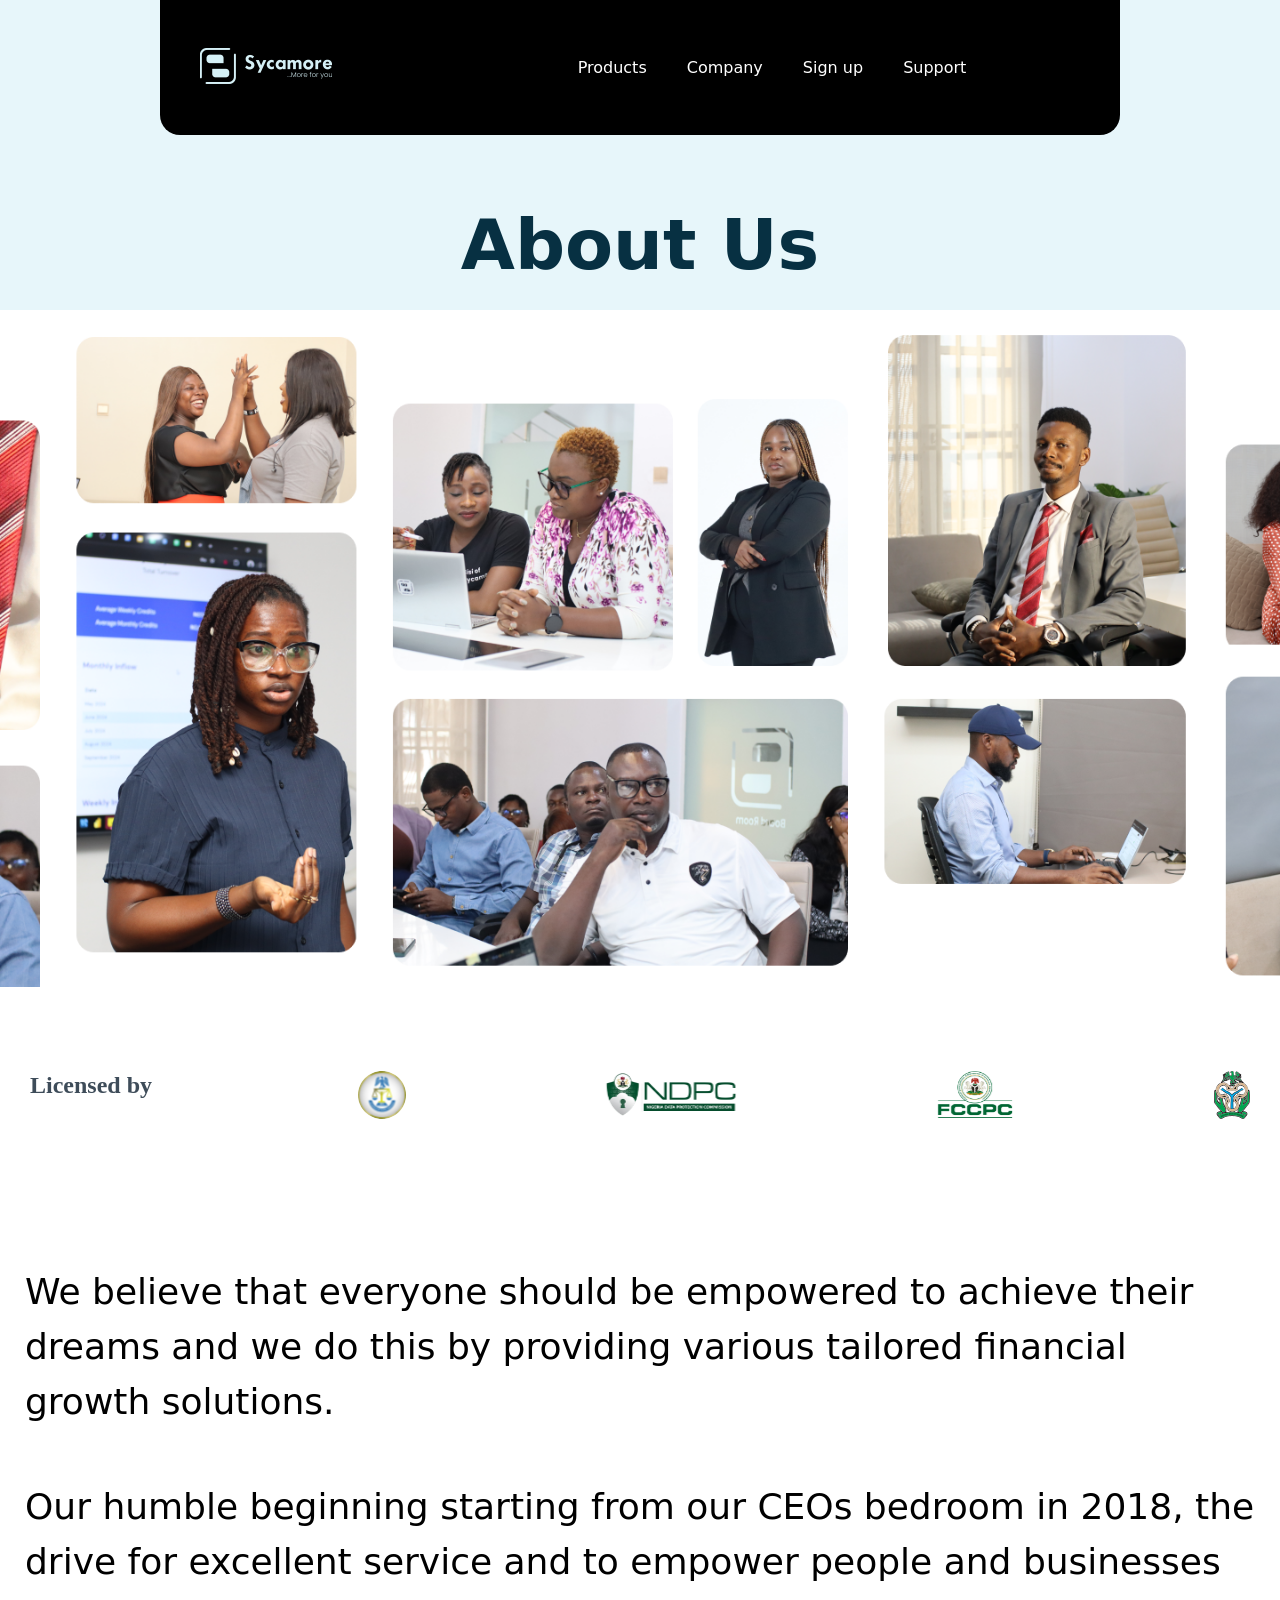
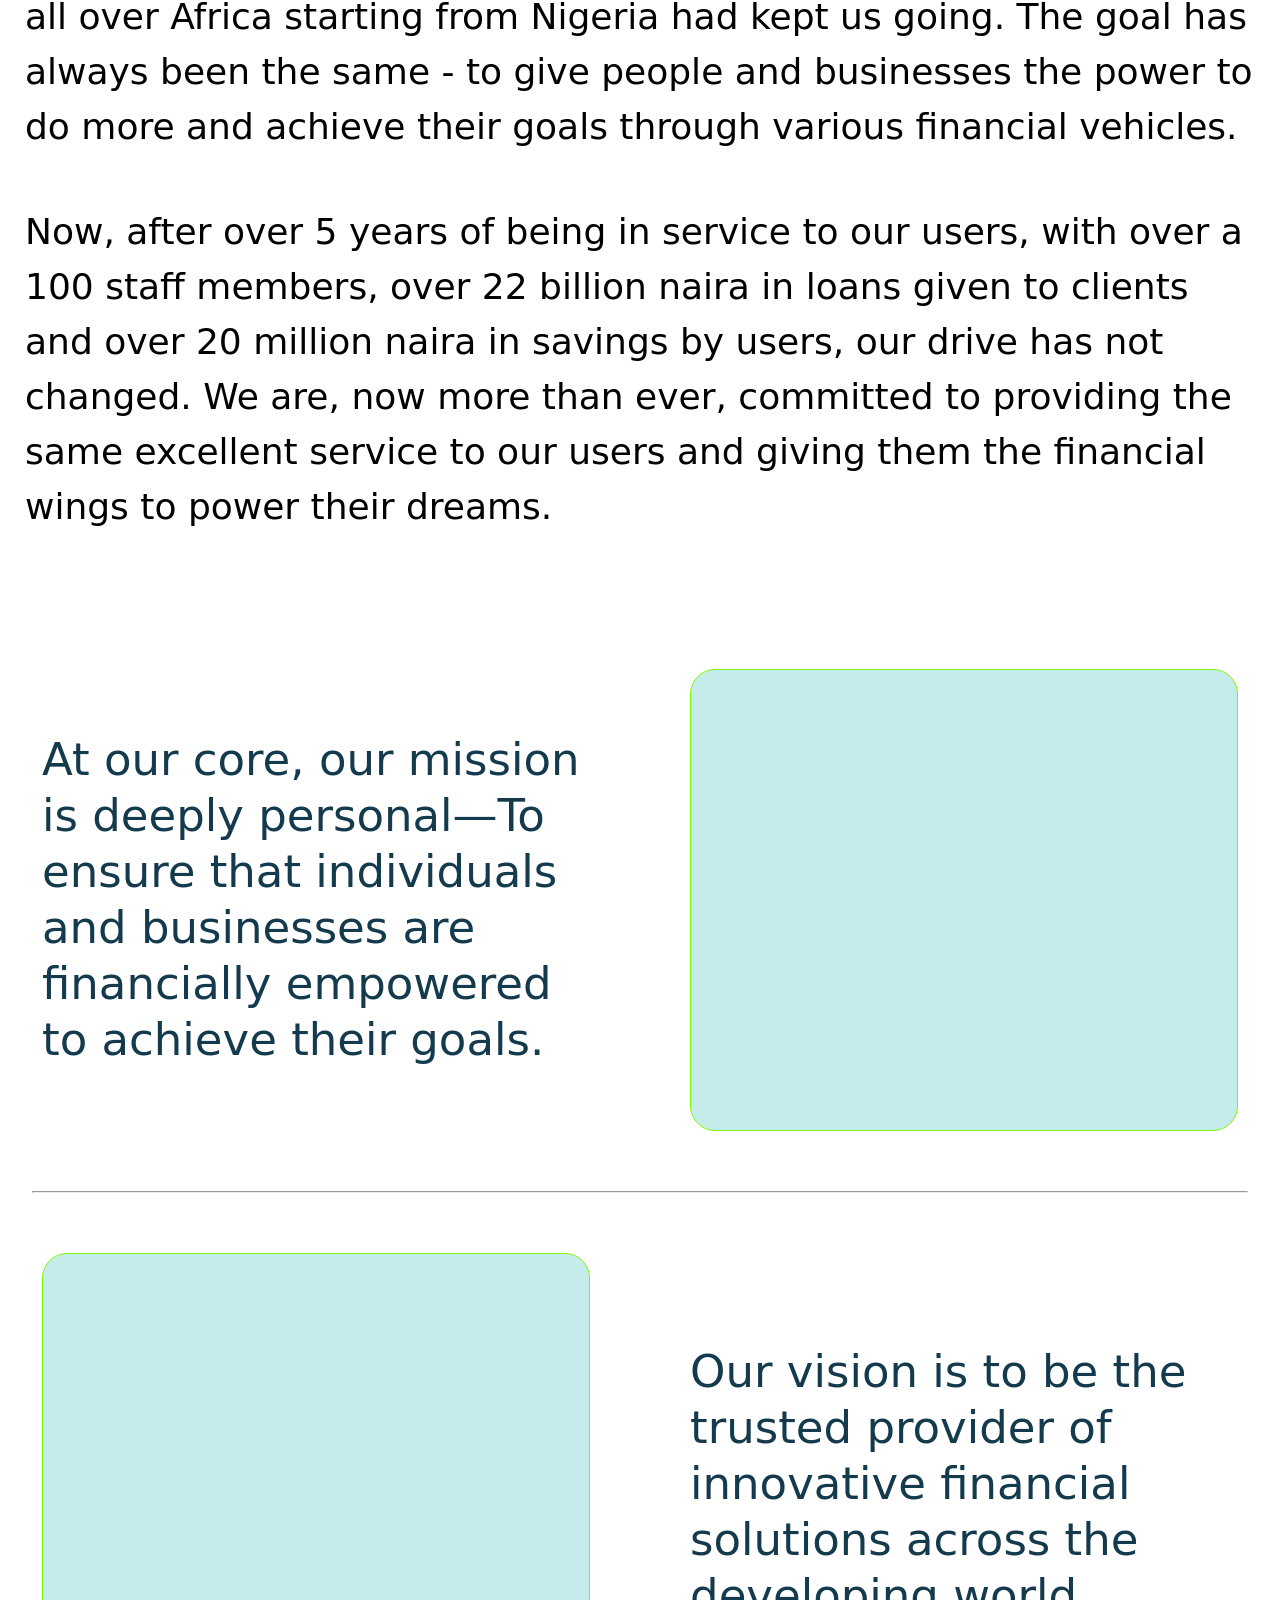
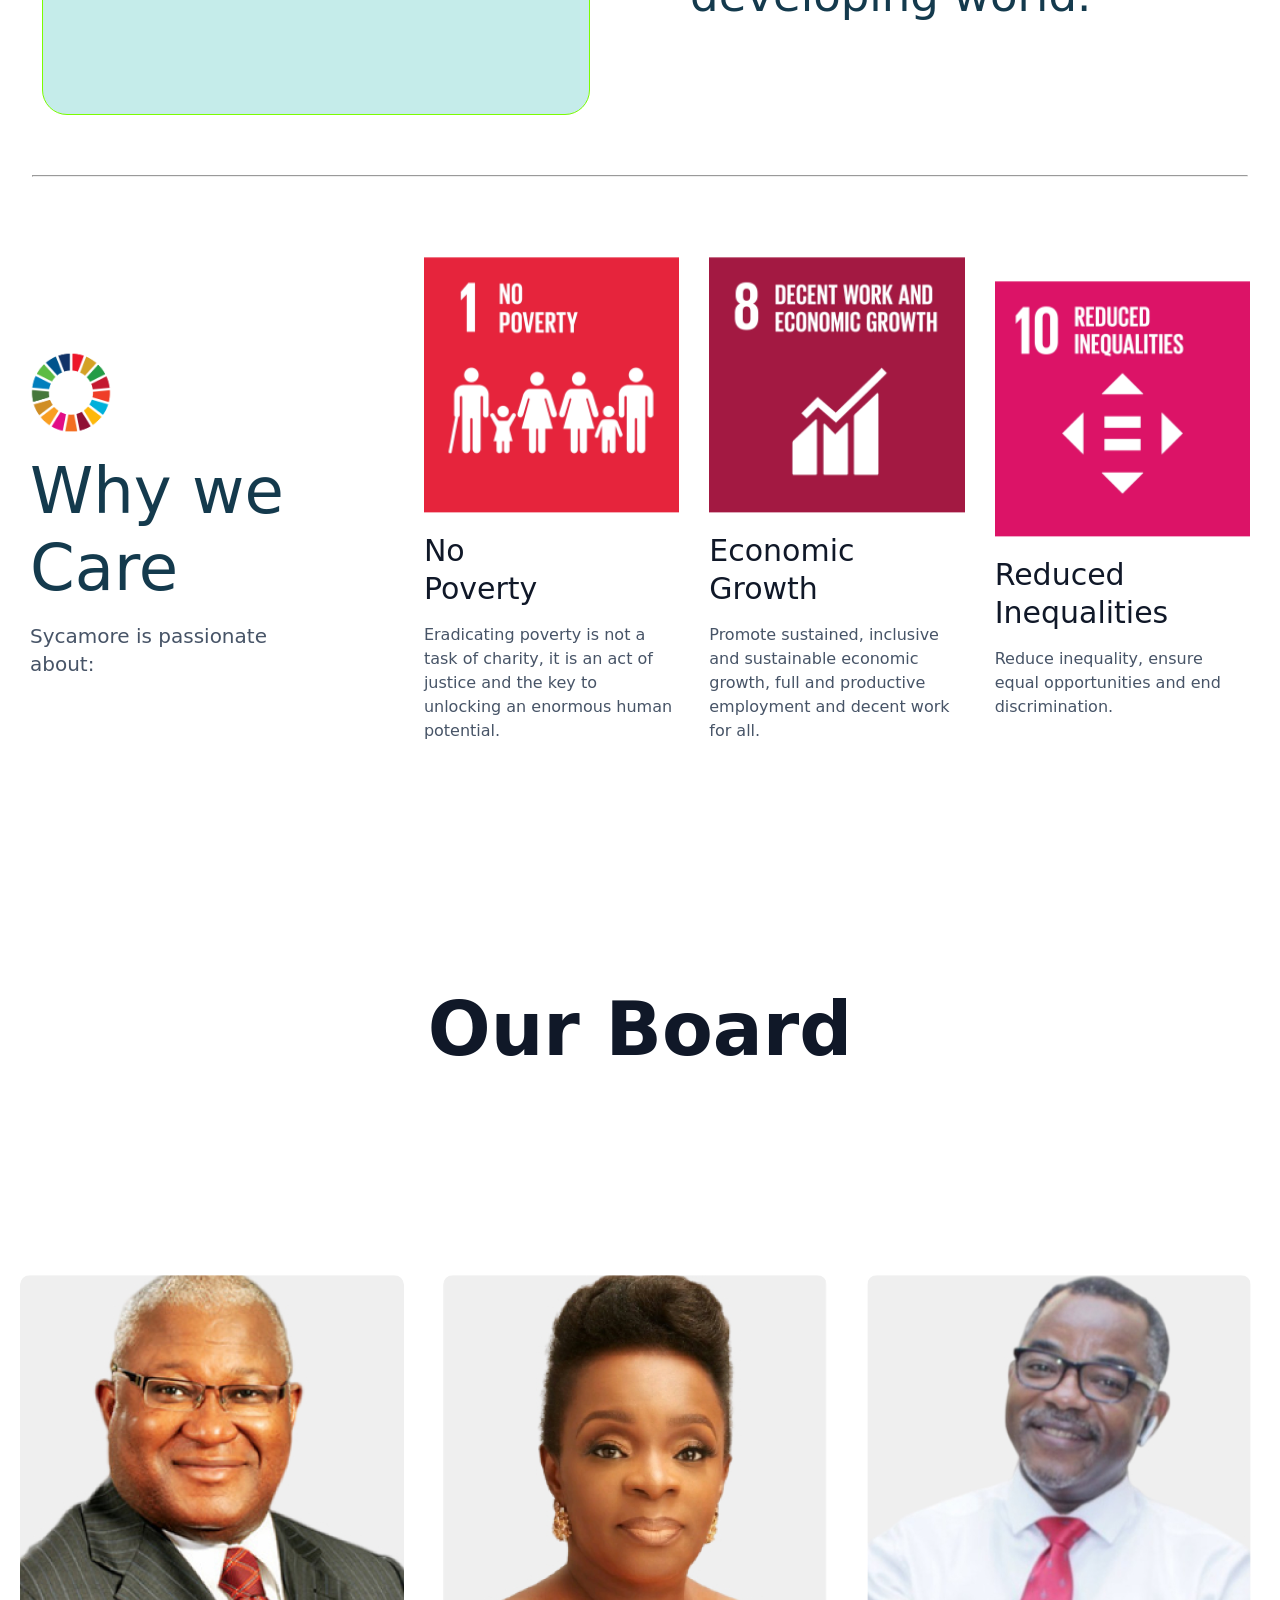
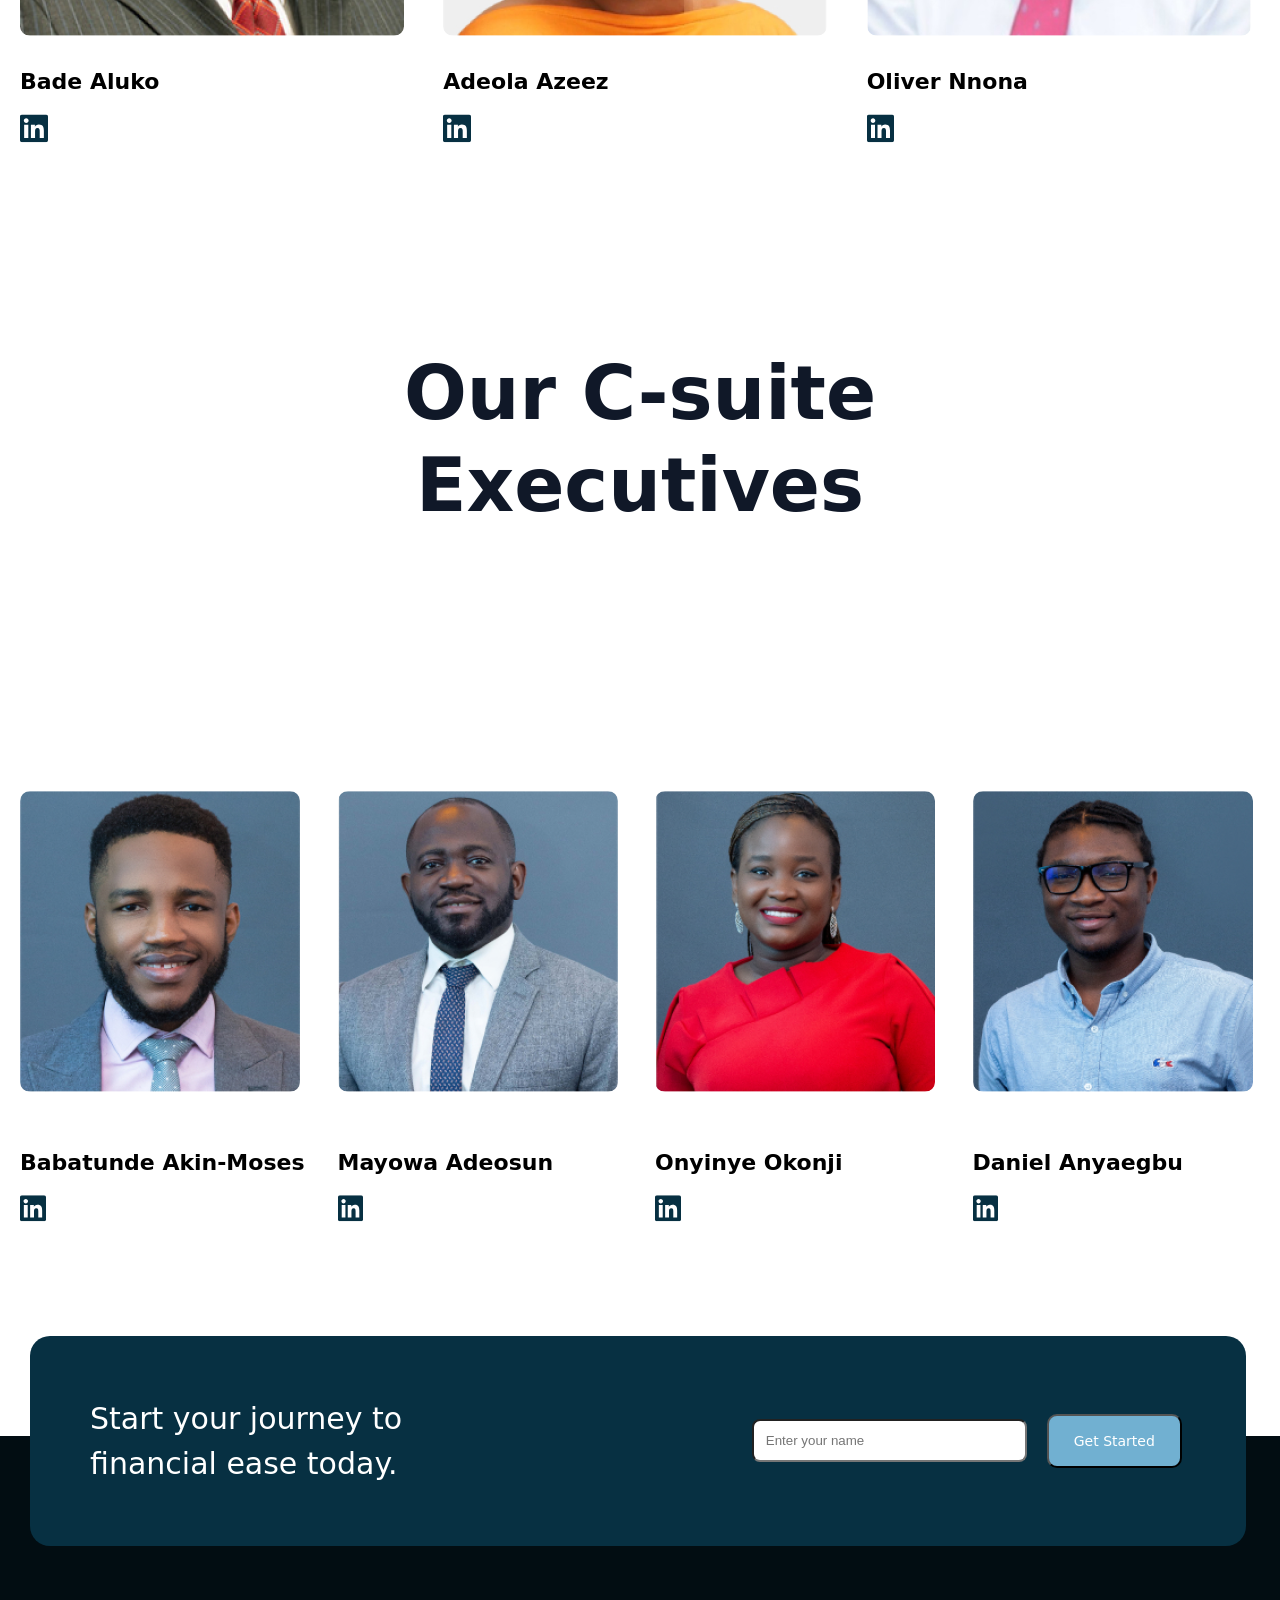
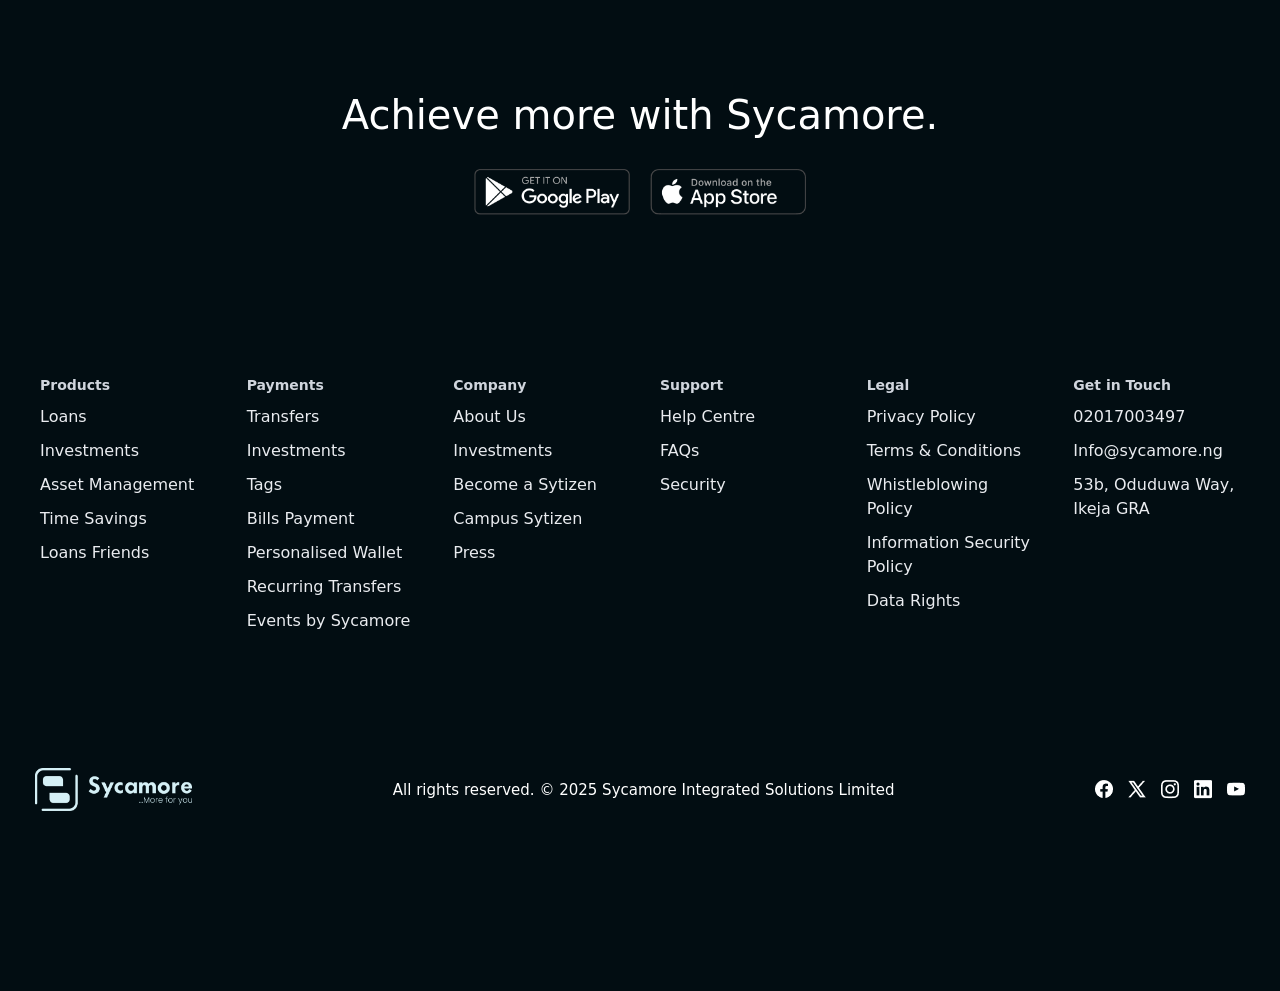
<file: pages/company.html>
<!DOCTYPE html>
<html lang="en">

<head>
    <meta charset="UTF-8">
    <meta name="viewport" content="width=device-width, initial-scale=1.0">
    <title>About Us</title>
    <link rel="stylesheet" href="../style/company.css">
</head>

<body>

    <header>
        <div class="navbar">
            <div>
                <a href="../index.html"><img  class="navbar-logo" src="../gallery/sycamore logo.png" alt="sycamore-logo"></a>
                
            </div>

            <div>
                <ul class="nav-list">
                    <li class="nav-list-item"><a href="../pages/products.html">Products
                        <div class="dropdown">
                            <div class="dropdownWrap">
                                <div class="dropdownList">
                                    <ul>
                                        <li>Loans</li>
                                        <li>Investments</li>
                                        <li>Target Savings</li>
                                        <li>Loan Friends</li>
                                        <li>Asset Management</li>
                                    </ul>
                                </div>
                            </div>
                        </div>
                        </a>
                    </li>
                    <li class="nav-list-item"> <a href="../pages/company.html">Company
                        <div class="dropdown">
                            <div class="dropdownWrap">
                                <div class="dropdownList">
                                    <ul>
                                        <li>About Us</li>
                                        <li>Become a Sytizen</li>
                                        <li>Become a Campus Sytizen</li>
                                        <li>Press</li>
                                        <li>Sycapedia</li>
                                    </ul>
                                </div>
                            </div>
                        </div>
                        </a>
                    </li>

                    <li class="nav-list-item"><a href="../pages/dashboard.html">Sign up</a></li>

                    <li class="nav-list-item"><a href="../pages/support.html">Support</a>
                    </li>
                </ul>
            </div>

            <!--  -->
            <div class="toggle" onclick="openToggle()">
                <div class="tog"></div>
                <div class="tog"></div>
                <div class="tog"></div>
            </div>

            <!--  -->
        <div>
            <div id="toggle-dropdown">
                <ul class="toggle-list">
                    <li class="toggle-list-item"><a href="../pages/products.html">Products</a></li>
                    <li class="toggle-list-item"><a href="../pages/company.html">Company</a></li>
                    <li class="toggle-list-item"><a href="../pages/signup.html">Sign up</a></li>
                    <li class="toggle-list-item"><a href="../pages/support.html">Support</a></li>
                </ul>
            </div>
        </div>

        </div>
    </header>

    <!-- Section 1 - About section -->

    <section class="about">
        <h1 class="about-h1">About Us</h1>
    </section>

    <!-- Section 2 - About Img -->

    <section class="section-1">
        <img class="about-img" src="../gallery/about-image1.png" alt="">
    </section>

    <!-- section 3  - License  -->

    <section class="section-2">

        <div class="sec-h2">
            <h2 class="licensed">Licensed by</h2>
        </div>

        <div class="license-flex">
            <img class="license-flex-child" src="../gallery/license1.svg" alt="License">
            <img class="license-flex-child" src="../gallery/license 2.svg" alt="License2">
            <img class="license-flex-child" src="../gallery/license 3.svg" alt="License3">
            <img class="license-flex-child" src="../gallery/license 4.svg" alt="License4">
        </div>

    </section>

    <!-- section 4 -->

    <section class="section-3">
        <p class="about-p">
            We believe that everyone should be empowered to achieve their dreams and we do this by providing various
            tailored financial growth solutions.
        </p>

        <p class="about-p">
            Our humble beginning starting from our CEOs bedroom in 2018, the drive for excellent service and to empower
            people and businesses all over Africa starting from Nigeria had kept us going. The goal has always been the
            same - to give people and businesses the power to do more and achieve their goals through various financial
            vehicles.
        </p>

        <p class="about-p">
            Now, after over 5 years of being in service to our users, with over a 100 staff members, over 22 billion
            naira in loans given to clients and over 20 million naira in savings by users, our drive has not changed. We
            are, now more than ever, committed to providing the same excellent service to our users and giving them the
            financial wings to power their dreams.
        </p>
    </section>

    <!-- section 5 -->

    <section class="section-4">

        <div class="mission-first">
            <h1 class="mission-h1">
                At our core, our mission is deeply personal—To ensure that individuals and businesses are financially
                empowered to achieve their goals.
            </h1>
        </div>

        <div class="mission-second">

        </div>

    </section>

    <hr>

    <!-- section 6 -->

    <section class="section-4">

        <div class="mission-second">

        </div>

        <div class="mission-first">
            <h1 class="mission-h1">
                Our vision is to be the trusted provider of innovative financial solutions across the developing world.
            </h1>
        </div>

    </section>

    <hr>

    <!-- section 7 -->

    <section class="section-7">

        <div class="main-first">

            <img class="care-img" src="../gallery/about-rainbow-care.png" alt="">

            <h1 class="care-h1">
                Why we Care
            </h1>

            <p class="care-p">
                Sycamore is passionate about:
            </p>

        </div>

        <div class="main-second">

            <div class="second-child">

                <img class="second-img" src="../gallery/about-nopoverty.png" alt="">

                <h2 class="second-h2">No Poverty</h2>

                <p class="second-p">
                    Eradicating poverty is not a task of charity, it is an act of justice and the key to unlocking an
                    enormous human potential.
                </p>

            </div>

            <div class="second-child">

                <img class="second-img" src="../gallery/about-economicgrowth.png" alt="">

                <h2 class="second-h2">Economic Growth</h2>

                <p class="second-p">
                    Promote sustained, inclusive and sustainable economic growth, full and productive employment and
                    decent work for all.
                </p>

            </div>

            <div class="second-child">

                <img class="second-img" src="../gallery/about-reducedinequalities.png" alt="">

                <h2 class="second-h2">Reduced Inequalities</h2>

                <p class="second-p">
                    Reduce inequality, ensure equal opportunities and end discrimination.
                </p>

            </div>

        </div>

    </section>

    <!-- section 8 - Our Board -->

    <section class="section-8">
        <h1 class="protect-h1">
            Our Board
        </h1>

    </section>

    <!-- section 9 - board img -->

    <section class="section-9">

        <div class="board-grid-child">
            <img class="board-img" src="../gallery/about-aluko.png" alt="">

            <h2 class="board-h2">
                Bade Aluko
            </h2>

            <img class="lnkd-img" src="../gallery/about-linkedin.svg" alt="">

        </div>

        <div class="board-grid-child">
            <img class="board-img" src="../gallery/about-adeolaazeez.png" alt="">

            <h2 class="board-h2">
                Adeola Azeez
            </h2>

            <img class="lnkd-img" src="../gallery/about-linkedin.svg" alt="">

        </div>

        <div class="board-grid-child">
            <img class="board-img" src="../gallery/about-oliver-Nnona.png" alt="">

            <h2 class="board-h2">
                Oliver Nnona
            </h2>

            <img class="lnkd-img" src="../gallery/about-linkedin.svg" alt="">

        </div>

    </section>

    <!-- section 10  -->

    <section class="section-8">
        <h1 class="protect-h1">
            Our C-suite Executives
        </h1>

    </section>

    <!-- section 11 - Our C-Suite-Executives -->

    <section class="section-11">

        <div class="executive-grid-child">
            <img class="executive-img" src="../gallery/about-babatunde.png" alt="">

            <h2 class="executive-h2">
                Babatunde Akin-Moses
            </h2>

            <img class="executive-lnkd-img" src="../gallery/about-linkedin.svg" alt="">

        </div>

        <div class="executive-grid-child">
            <img class="executive-img" src="../gallery/about-mayowa.png" alt="">

            <h2 class="executive-h2">
                Mayowa Adeosun
            </h2>

            <img class="executive-lnkd-img" src="../gallery/about-linkedin.svg" alt="">

        </div>

        <div class="executive-grid-child">
            <img class="executive-img" src="../gallery/about-okonji.png" alt="">

            <h2 class="executive-h2">
                Onyinye Okonji
            </h2>

            <img class="executive-lnkd-img" src="../gallery/about-linkedin.svg" alt="">

        </div>

        <div class="executive-grid-child">
            <img class="executive-img" src="../gallery/about-daniel.png" alt="">

            <h2 class="executive-h2">
                Daniel Anyaegbu
            </h2>

            <img class="executive-lnkd-img" src="../gallery/about-linkedin.svg" alt="">

        </div>

    </section>

    <!-- footer -->

    <footer class="footer">

        <div class="footer-first">
            <div class="start-journey">
                <h2 class="start-h2">Start your journey to financial ease today.</h2>
            </div>

            <div class="get-mail">
                <form class="form-form">
                    <input class="form-name" type="text" name="name" id="name" placeholder="Enter your name">
                </form>

                <button class="cta" onclick="directBtn()">Get Started</button>
            </div>
        </div>



        <div class="footer-second">

            <div class="one-footer-second">
                <h2 class="achieve-h2">
                    Achieve more with Sycamore.
                </h2>

                <div class="downlaod-image-flex">

                    <img class="downloa-img" src="../gallery/googleyplay-img.png" alt="">

                    <img class="downloa-img" src="../gallery/appstore-img.png" alt="">

                </div>

            </div>

            <div class="two-footer-second">

                <div class="two-footer-grid-child">
                    <h3 class="two-footer-h3">Products</h3>
                    <ul>
                        <li class="footer-li">Loans</li>
                        <li class="footer-li">Investments</li>
                        <li class="footer-li">Asset Management</li>
                        <li class="footer-li">Time Savings</li>
                        <li class="footer-li">Loans Friends</li>
                    </ul>
                </div>

                <div class="two-footer-grid-child">
                    <h3 class="two-footer-h3">Payments</h3>
                    <ul>
                        <li class="footer-li">Transfers</li>
                        <li class="footer-li">Investments</li>
                        <li class="footer-li">Tags</li>
                        <li class="footer-li">Bills Payment</li>
                        <li class="footer-li">Personalised Wallet</li>
                        <li class="footer-li">Recurring Transfers</li>
                        <li class="footer-li">Events by Sycamore</li>
                    </ul>
                </div>

                <div class="two-footer-grid-child">
                    <h3 class="two-footer-h3">Company</h3>
                    <ul>
                        <li class="footer-li">About Us</li>
                        <li class="footer-li">Investments</li>
                        <li class="footer-li">Become a Sytizen</li>
                        <li class="footer-li">Campus Sytizen</li>
                        <li class="footer-li">Press</li>
                    </ul>
                </div>

                <div class="two-footer-grid-child">
                    <h3 class="two-footer-h3">Support</h3>
                    <ul>
                        <li class="footer-li">Help Centre</li>
                        <li class="footer-li">FAQs</li>
                        <li class="footer-li">Security</li>
                    </ul>
                </div>

                <div class="two-footer-grid-child">
                    <h3 class="two-footer-h3">Legal</h3>
                    <ul>
                        <li class="footer-li">Privacy Policy</li>
                        <li class="footer-li">Terms & Conditions</li>
                        <li class="footer-li">Whistleblowing Policy</li>
                        <li class="footer-li">Information Security Policy</li>
                        <li class="footer-li">Data Rights</li>
                    </ul>
                </div>

                <div class="two-footer-grid-child">
                    <h3 class="two-footer-h3">Get in Touch</h3>
                    <ul>
                        <li class="footer-li">02017003497</li>
                        <li class="footer-li">Info@sycamore.ng</li>
                        <li class="footer-li">53b, Oduduwa Way, Ikeja GRA</li>
                    </ul>
                </div>

            </div>

            <div class="three-footer-second">

                <img class="sycamore-footer-img" src="../gallery/sycamore logo.png" alt="">

                <p class="copyright">All rights reserved. © 2025 Sycamore Integrated Solutions Limited</p>

                <div class="social-flex">

                    <img class="social-logo" src="../gallery/facebook-img.png" alt="">

                    <img class="social-logo" src="../gallery/twittwer-img.png" alt="">

                    <img class="social-logo" src="../gallery/instagram-img.png" alt="">

                    <img class="social-logo" src="../gallery/linkedin-img.png" alt="">

                    <img class="social-logo" src="../gallery/youtube-img.png" alt="">
                </div>

            </div>

        </div>

    </footer>


    <script src="../script/company.js"></script>

</body>

</html>
</file>
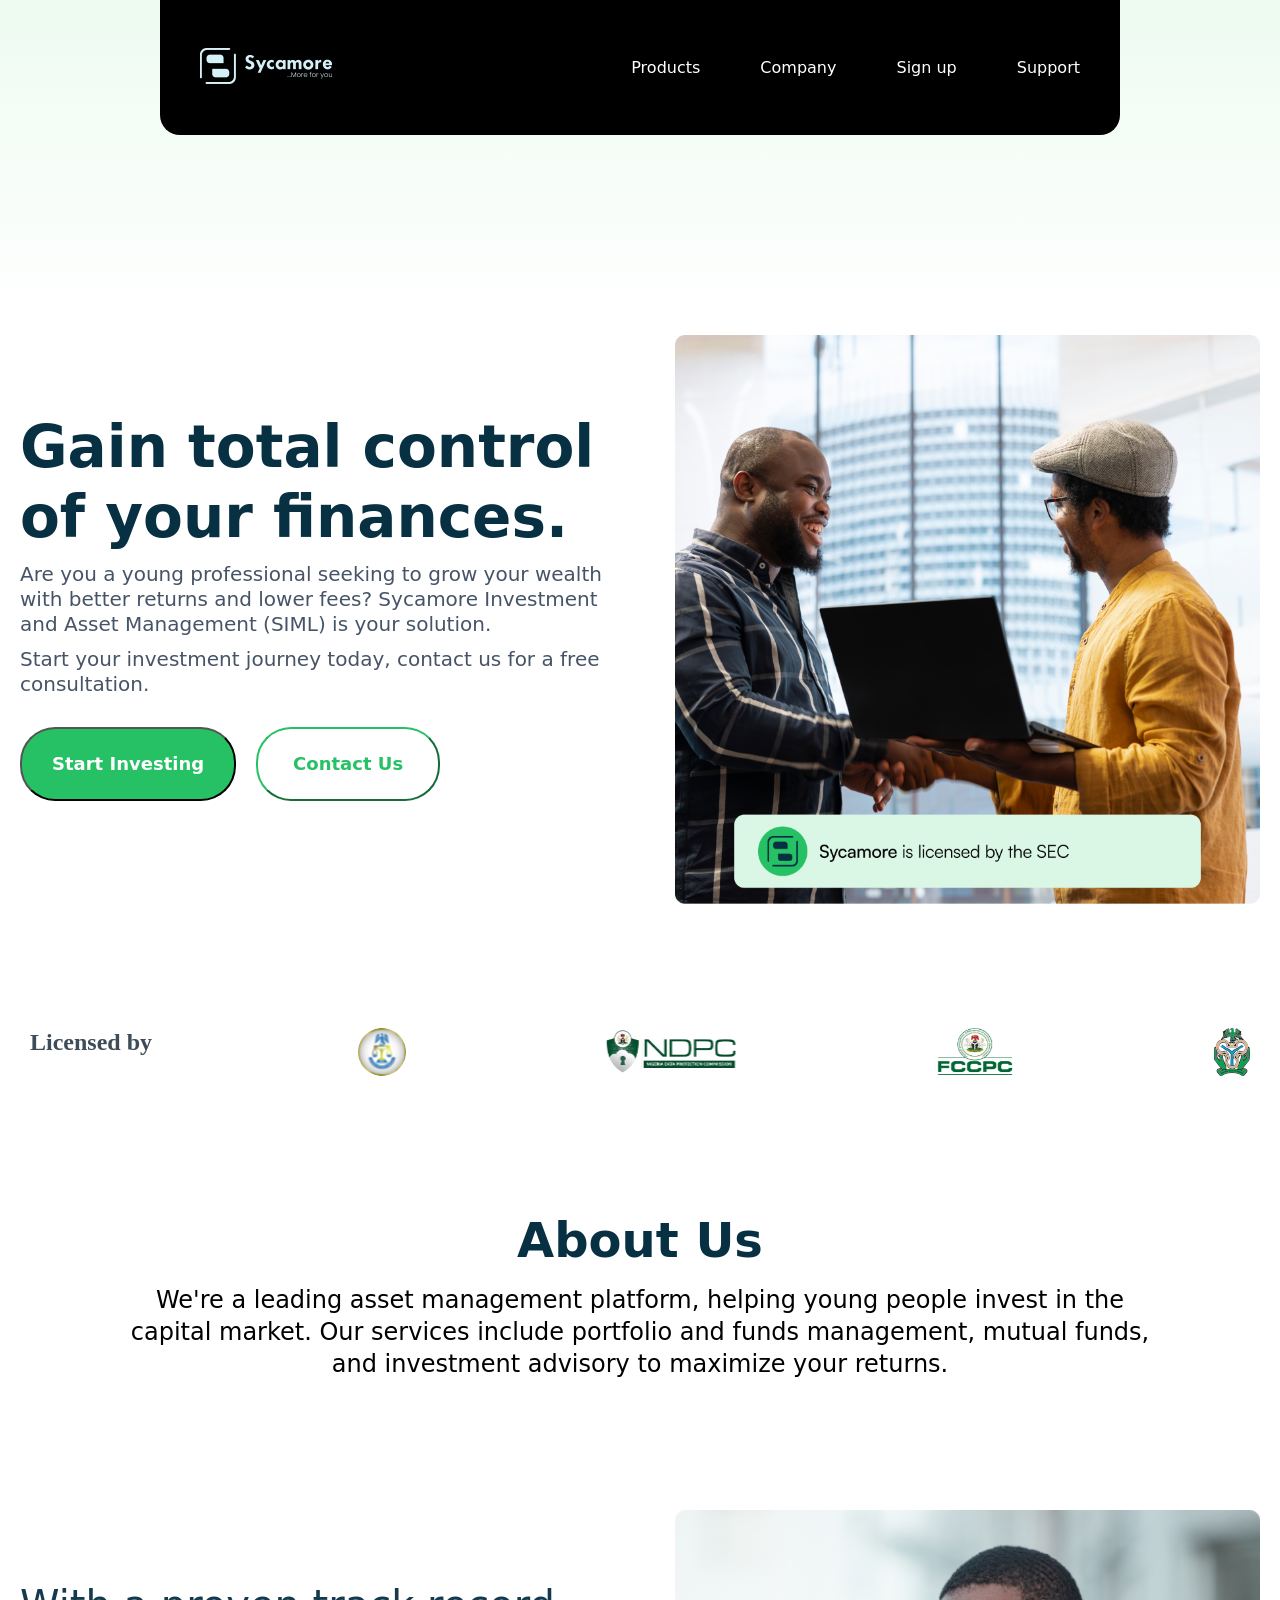
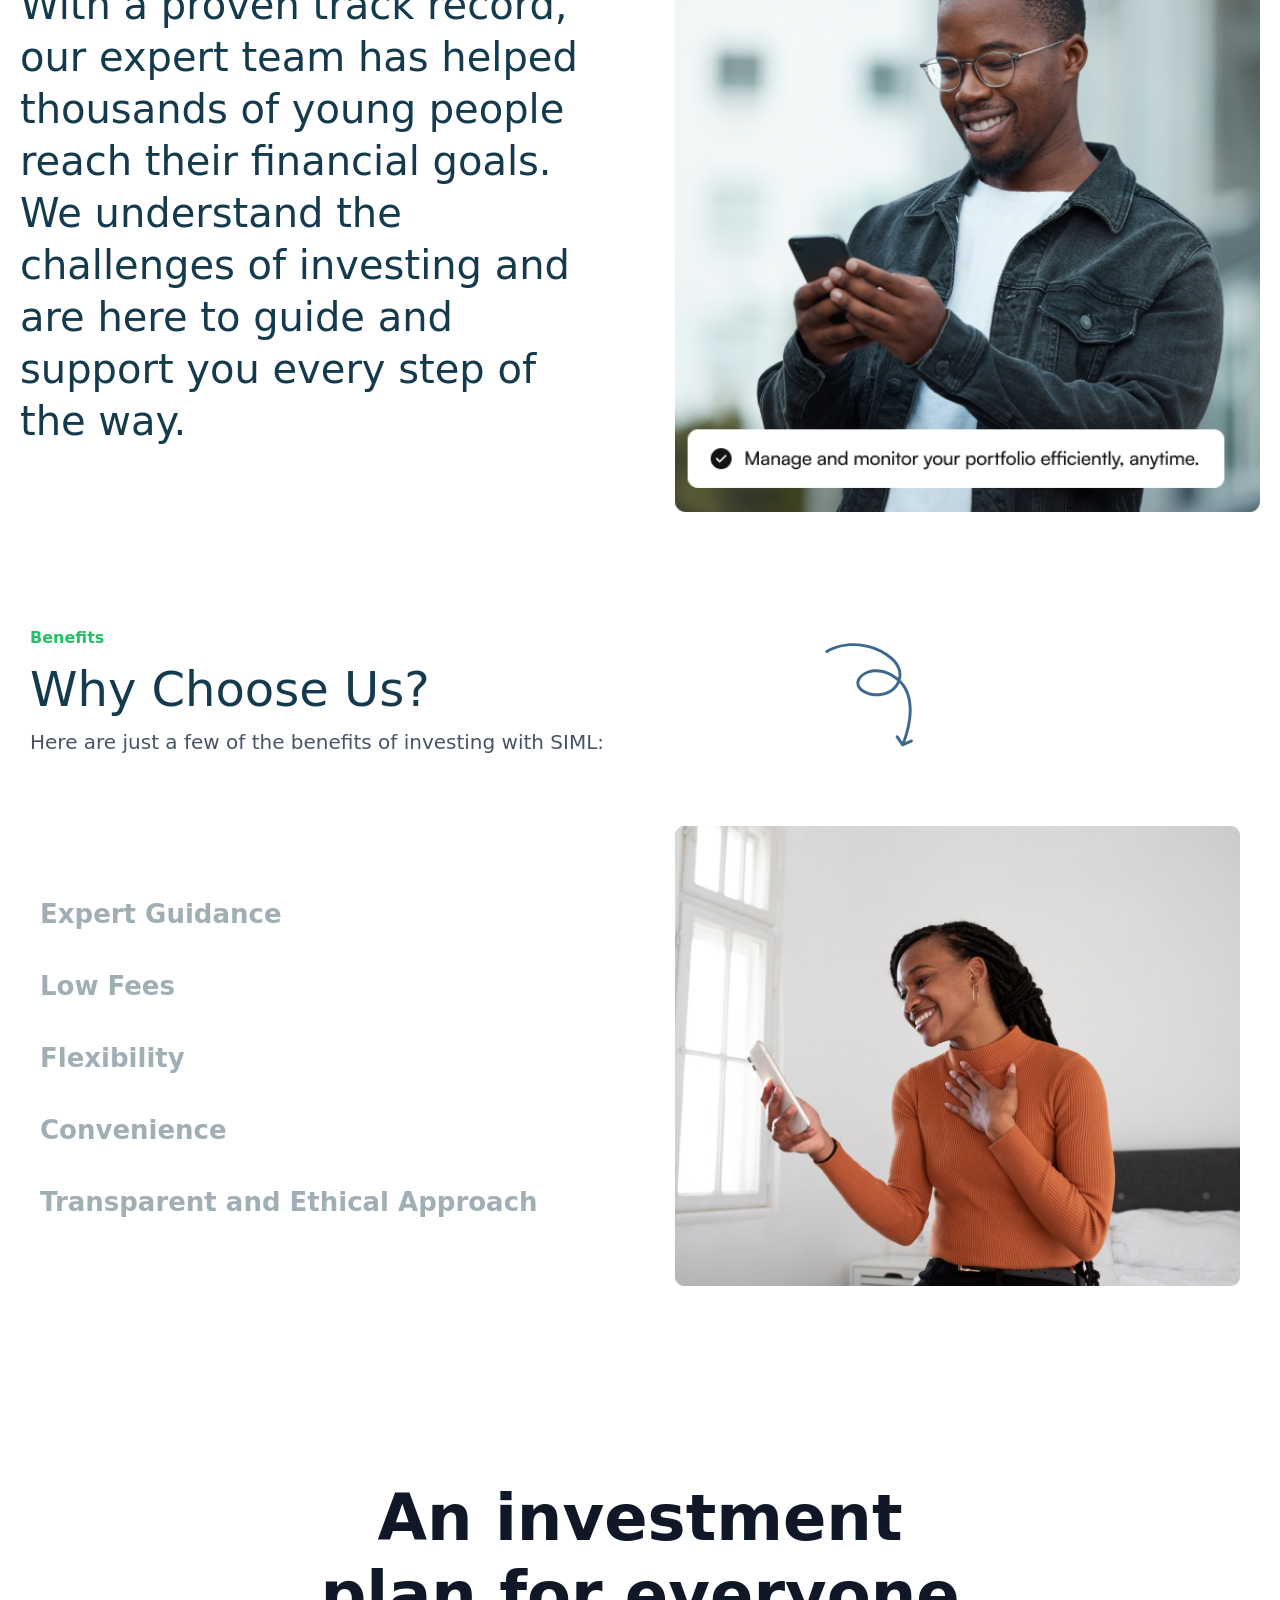
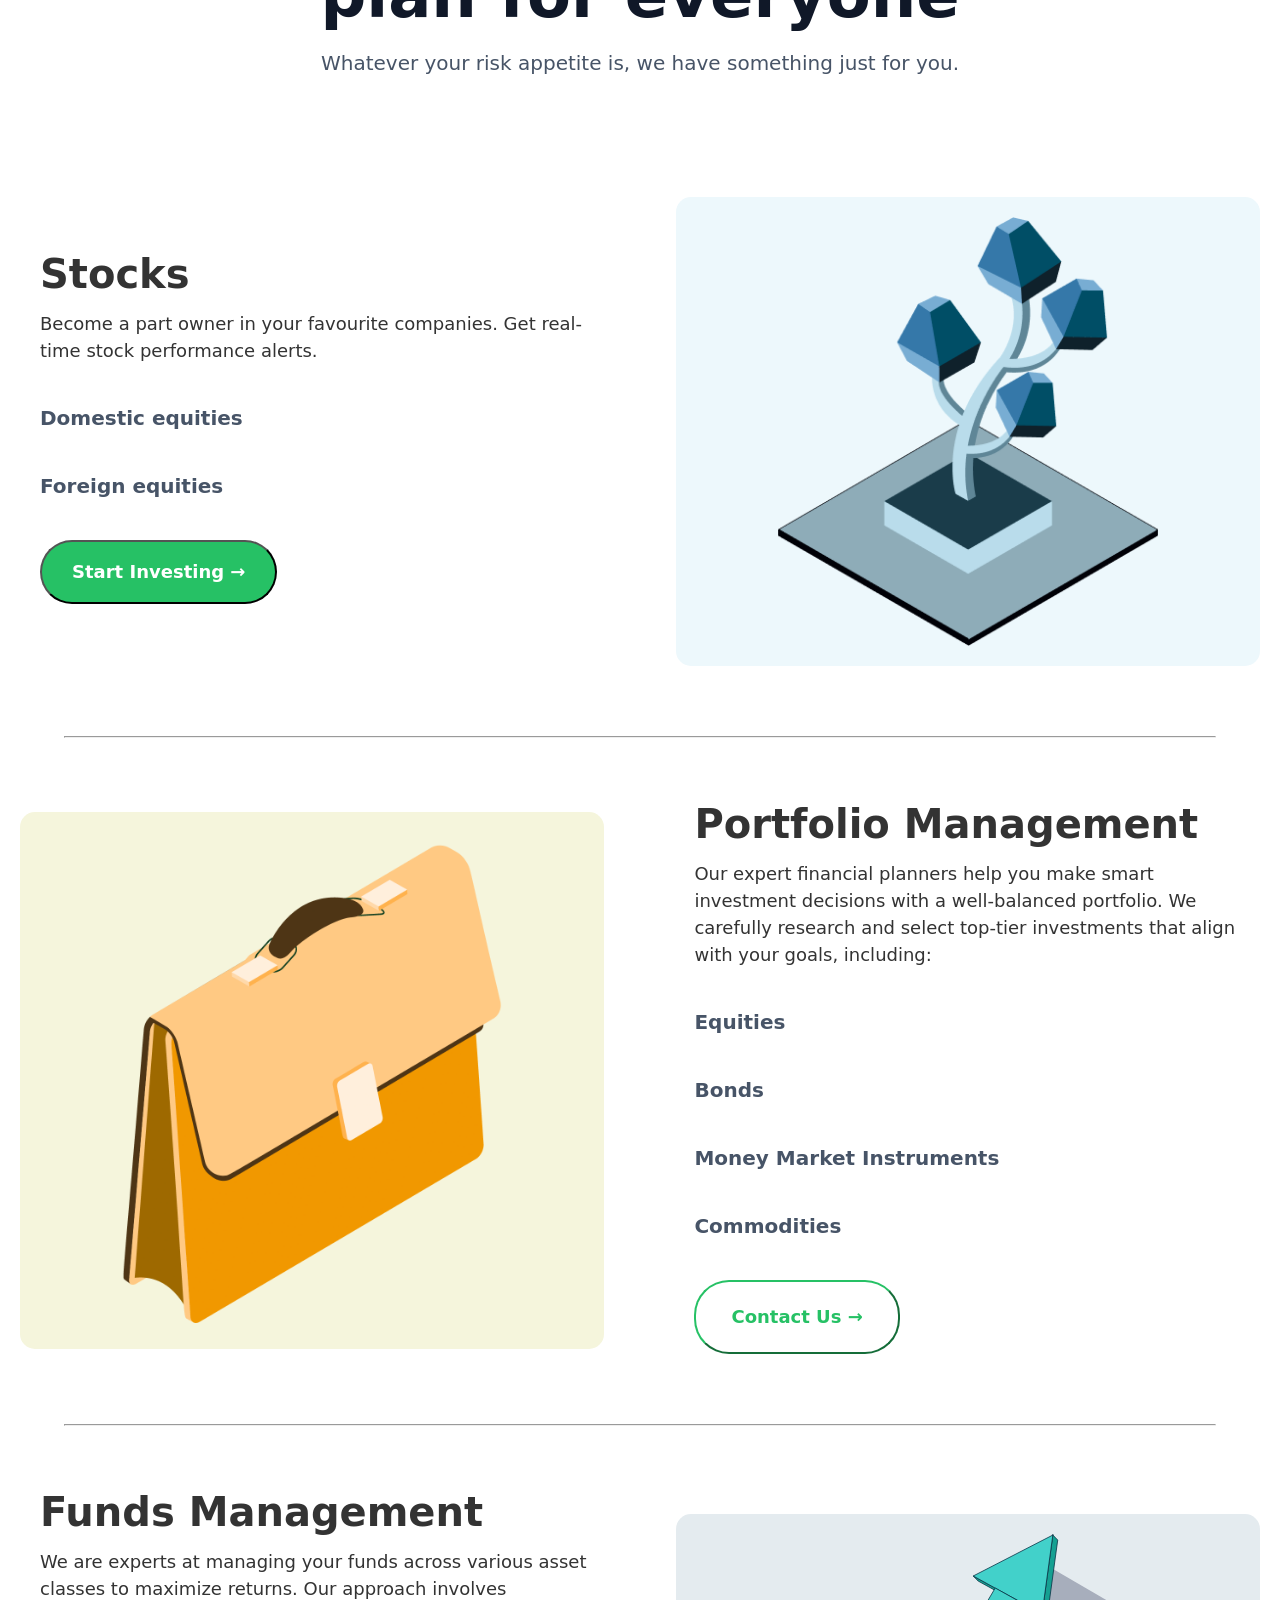
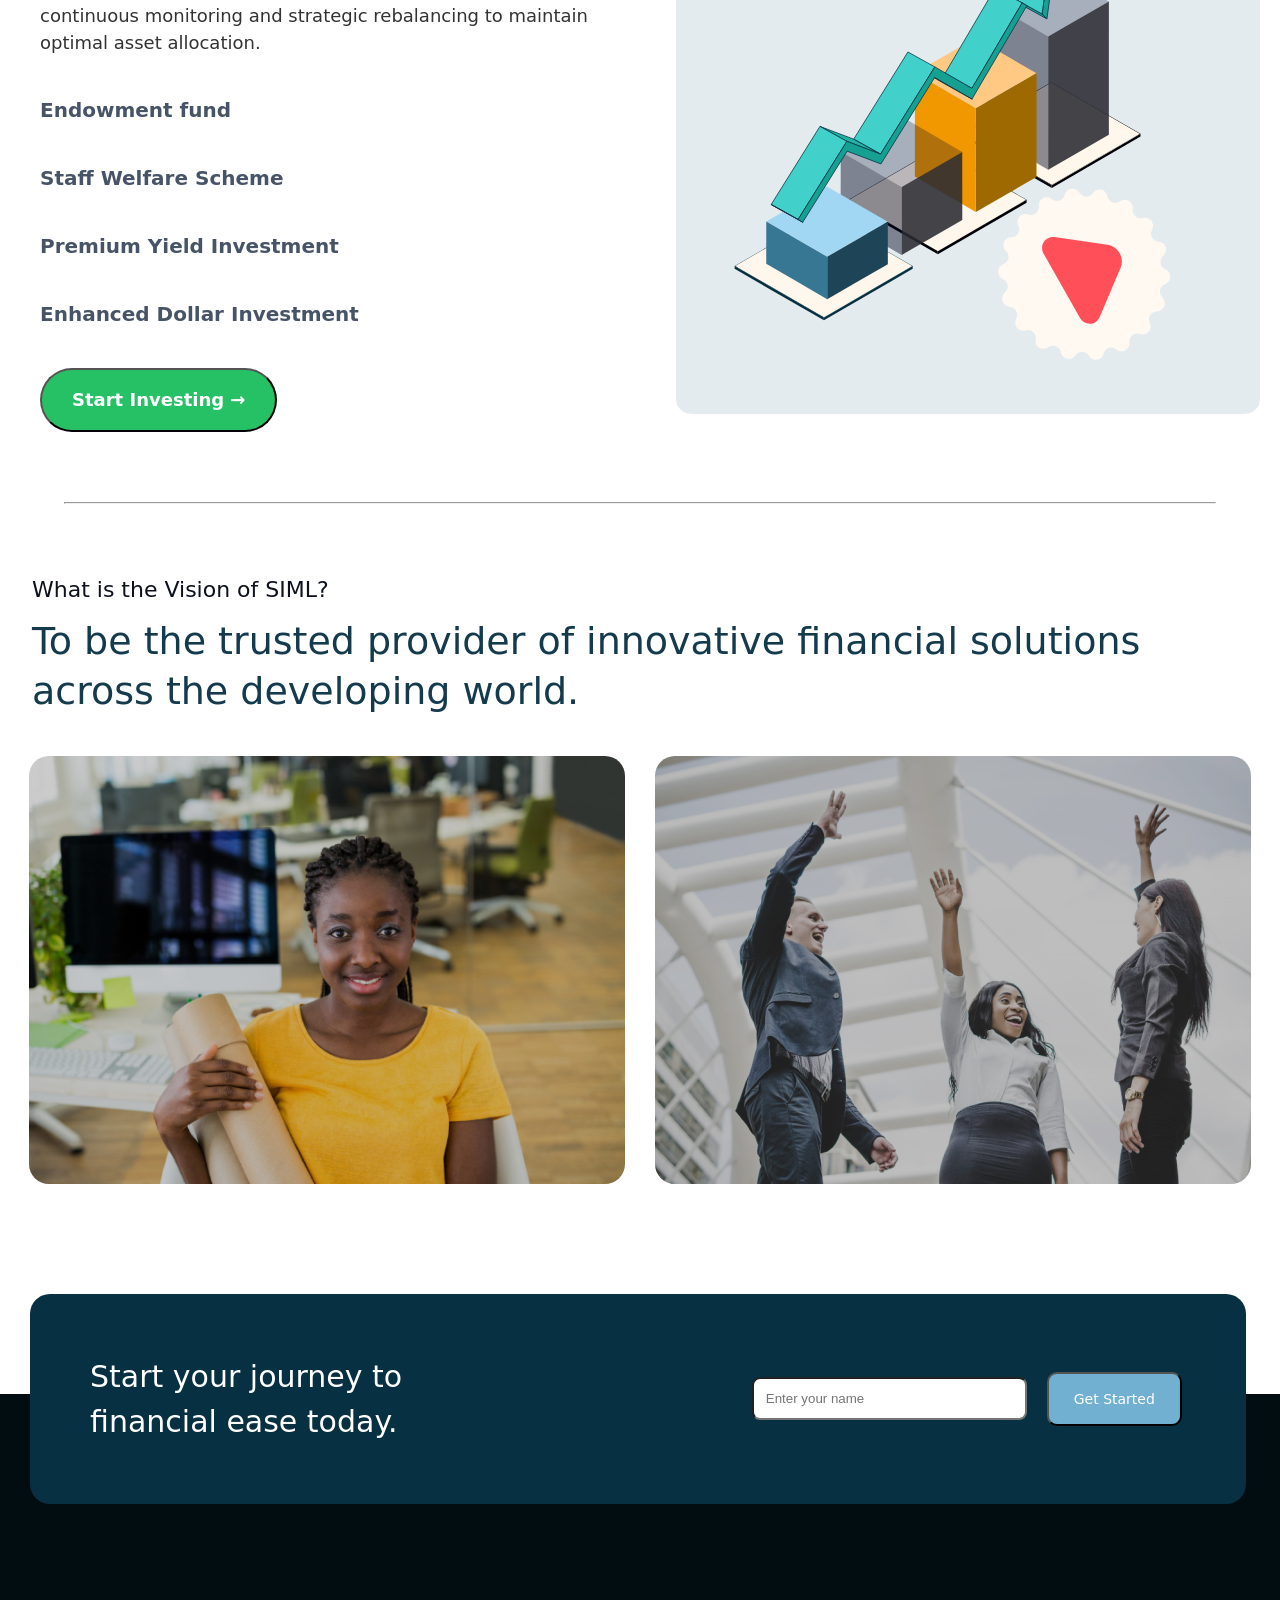
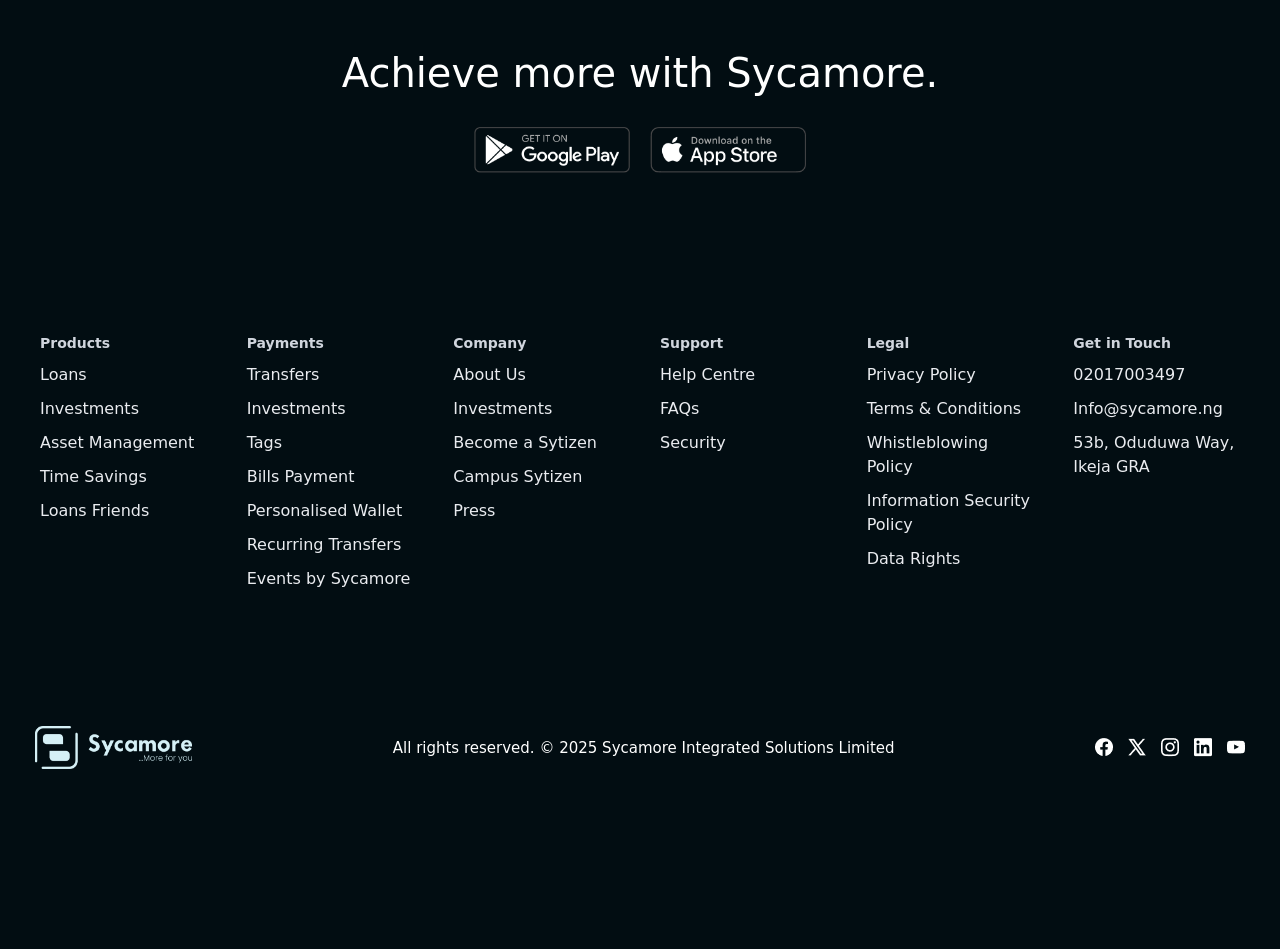
<file: pages/products.html>
<!DOCTYPE html>
<html lang="en">
<head>
    <meta charset="UTF-8">
    <meta name="viewport" content="width=device-width, initial-scale=1.0">
    <title>Asset-Management</title>
    <link rel="stylesheet" href="../style/products.css">
</head>
<body>
    
    <header>
        <div class="navbar">
            <div>
                <a href="../index.html"><img  class="navbar-logo" src="../gallery/sycamore logo.png" alt="sycamore-logo"></a>
                
            </div>

            <div>
                <ul class="nav-list">
                    <li class="nav-list-item"><a href="../pages/products.html">Products
                        <div class="dropdown">
                            <div class="dropdownWrap">
                                <div class="dropdownList">
                                    <ul>
                                        <li>Loans</li>
                                        <li>Investments</li>
                                        <li>Target Savings</li>
                                        <li>Loan Friends</li>
                                        <li>Asset Management</li>
                                    </ul>
                                </div>
                            </div>
                        </div>
                        </a>
                    </li>
                    <li class="nav-list-item"> <a href="../pages/company.html">Company
                        <div class="dropdown">
                            <div class="dropdownWrap">
                                <div class="dropdownList">
                                    <ul>
                                        <li>About Us</li>
                                        <li>Become a Sytizen</li>
                                        <li>Become a Campus Sytizen</li>
                                        <li>Press</li>
                                        <li>Sycapedia</li>
                                    </ul>
                                </div>
                            </div>
                        </div>
                        </a>
                    </li>

                    <li class="nav-list-item"><a href="../pages/dashboard.html">Sign up</a></li>

                    <li class="nav-list-item"><a href="../pages/support.html">Support</a>
                    </li>
                </ul>
            </div>

            <!--  -->
            <div class="toggle" onclick="openToggle()">
                <div class="tog"></div>
                <div class="tog"></div>
                <div class="tog"></div>
            </div>
        </div>


        <!--  -->
        <div>
            <div id="toggle-dropdown">
                <ul class="toggle-list">
                    <li class="toggle-list-item"><a href="../pages/products.html">Products</a></li>
                    <li class="toggle-list-item"><a href="../pages/company.html">Company</a></li>
                    <li class="toggle-list-item"><a href="../pages/signup.html">Sign up</a></li>
                    <li class="toggle-list-item"><a href="../pages/support.html">Support</a></li>
                </ul>
            </div>
        </div>


    </header>

    <section>

        <!-- section 1 -->

        <section class="section-1">

            <div class="finance-first">
                <h2 class="finance-h2">
                    Gain total control of your finances.
                </h2>

                <p class="finance-p">
                    Are you a young professional seeking to grow your wealth with better returns and lower fees? Sycamore Investment and Asset Management (SIML) is your solution.     
                </p>

                <p class="finance-p">Start your investment journey today, contact us for a free consultation.</p>

                <div class="button-flex">
                    <button class="button-1">Start Investing</button>

                    <button class="button-2">Contact Us</button>
                </div>
            </div>

            <div class="finance-second">
                <img class="finance-img" src="../gallery/product-image-twoguys.png" alt="">
            </div>

        </section>

        <!-- section 2 -->

        <section class="section-2">

            <div class="sec-h2"><h2 class="licensed">Licensed by</h2></div>

            <div class="license-flex">
                <img class="license-flex-child" src="../gallery/license1.svg" alt="License">
                <img class="license-flex-child" src="../gallery/license 2.svg" alt="License2">
                <img class="license-flex-child" src="../gallery/license 3.svg" alt="License3">
                <img class="license-flex-child" src="../gallery/license 4.svg" alt="License4">
            </div>

        </section>

        <!-- section 3 -->

        <section class="section-3">
            <h2 class="about-h2">About Us</h2>

            <p class="about-p">
                We're a leading asset management platform, helping young people invest in the capital market. Our services include portfolio and funds management, mutual funds, and investment advisory to maximize your returns.
            </p>
        </section>

        <!-- section 4 -->

        <section class="section-4">

            <div class="manage-first">
                
                <p class="manage-p">
                    With a proven track record, our expert team has helped thousands of young people reach their financial goals. We understand the challenges of investing and are here to guide and support you every step of the way.     
                </p>

            </div>

            <div class="manage-second">
                <img class="manage-img" src="../gallery/products-guyonglasses.png" alt="">
            </div>

        </section>

        <!-- section 5 -->

        <section class="section-5">

            <div class="benefits-flex">

                <div class="benefits-box">
                    <h4 class="benefits-h4">Benefits</h4>

                    <h1 class="benefits-h1">Why Choose Us?</h1>

                    <p class="benefits-p">
                        Here are just a few of the benefits of investing with SIML:
                    </p>
                </div>

                <div class="img-box">
                    <img class="arrow-img" src="../gallery/products-arrowdown.svg" alt="">
                </div>
                
            </div>


            <div class="sub-section-4">

                <div class="benefits-first">
                
                <h2 class="benefits-h2">
                    Expert Guidance     
                </h2>

                <h2 class="benefits-h2">
                    Low Fees     
                </h2>

                <h2 class="benefits-h2">
                    Flexibility     
                </h2>

                <h2 class="benefits-h2">
                    Convenience    
                </h2>

                <h2 class="benefits-h2">
                    Transparent and Ethical Approach     
                </h2>

                </div>

                <div class="benefits-second">
                    <img class="lady-img" src="../gallery/products-ladyonbrown.png" alt="">
                </div>

            </div>

        </section>

        <!-- section 6 -->

        <section class="section-6">

            <div class="investment-div">
                <h2 class="investment-h2">
                    An investment plan for everyone
                </h2>

                <p class="investment-p">
                    Whatever your risk appetite is, we have something just for you.
                </p>
            </div>

        </section>

        <!-- section 7 -->

            <section class="section-7">

                <div class="stocks-first">
                    <h1 class="stocks-h1">
                        Stocks
                    </h1>

                    <p class="stocks-p">
                        Become a part owner in your favourite companies. Get real-time stock performance alerts.
                    </p>

                    <h2 class="stocks-h2">
                        Domestic equities
                    </h2>

                    <h2 class="stocks-h2">
                        Foreign equities
                    </h2>
                
                
                    <button class="button-1" >Start Investing &rarr; </button>

                </div>

                <div class="stocks-second">
                    <img class="stocks-img" src="../gallery/products-nvidia.png" alt="">
                </div>

            </section>

            <hr>


    <!-- section 8 -->

            <section class="section-7">
                

                <div class="stocks-second" style="background-color: #F5F5DC;">
                    <img class="stocks-img" src="../gallery/products-portfo.png" alt="">
                </div>

                <div class="stocks-first">
                    <h1 class="stocks-h1">
                        Portfolio Management
                    </h1>

                    <p class="stocks-p">
                        Our expert financial planners help you make smart investment decisions with a well-balanced portfolio. We carefully research and select top-tier investments that align with your goals, including:
                    </p>

                    <h2 class="stocks-h2">
                        Equities
                    </h2>

                    <h2 class="stocks-h2">
                        Bonds
                    </h2>

                    <h2 class="stocks-h2">
                        Money Market Instruments
                    </h2>

                    <h2 class="stocks-h2">
                        Commodities
                    </h2>
                
                
                    <button class="button-2" >Contact Us &rarr; </button>

                </div>

            </section>

            <hr>

            <!-- section 9 -->

            <section class="section-7">

                <div class="stocks-first">
                    <h1 class="stocks-h1">
                        Funds Management
                    </h1>

                    <p class="stocks-p">
                        We are experts at managing your funds across various asset classes to maximize returns. Our approach involves continuous monitoring and strategic rebalancing to maintain optimal asset allocation.
                    </p>

                    <h2 class="stocks-h2">
                        Endowment fund
                    </h2>

                    <h2 class="stocks-h2">
                        Staff Welfare Scheme
                    </h2>
                    
                    <h2 class="stocks-h2">
                        Premium Yield Investment
                    </h2>

                    <h2 class="stocks-h2">
                        Enhanced Dollar Investment
                    </h2>
                
                
                    <button class="button-1">Start Investing &rarr; </button>

                </div>

                <div class="stocks-second" style="background-color: #E4EBEF;">
                    <img class="stocks-img" style="width: 80%;" src="../gallery/products-fundsmanagement.svg" alt="">
                </div>

            </section>

            <hr>

            <!-- section 10 -->
             <section class="section-10">

                <h3 class="vision-h3">
                    What is the Vision of SIML?
                </h3>

                <h2 class="vision-h2">
                    To be the trusted provider of innovative financial solutions across the developing world.
                </h2>

                <div class="vision-flex">
                    <img class="vision-img" src="../gallery/products-vision-girlonyellow.png" alt="">

                    <img class="vision-img" src="../gallery/products-vision-3guys.png" alt="">
                </div>

             </section>
            
    </section>

    <!-- footer -->

    <footer class="footer">

        <div class="footer-first">
            <div class="start-journey">
                <h2 class="start-h2">Start your journey to financial ease today.</h2>
            </div>

            <div class="get-mail">
                <form class="form-form" >
                    <input class="form-name" type="text" name="name" id="name" placeholder="Enter your name">
                </form>

                <button class="cta" id="btn">Get Started</button>
            </div>
        </div>



        <div class="footer-second">

            <div class="one-footer-second">
                <h2 class="achieve-h2">
                    Achieve more with Sycamore.
                </h2>

                <div class="downlaod-image-flex">
                    
                    <img class="downloa-img" src="../gallery/googleyplay-img.png" alt="">
            
                    <img class="downloa-img" src="../gallery/appstore-img.png" alt="">
                    
                </div>

            </div>

            <div class="two-footer-second">

                <div class="two-footer-grid-child">
                    <h3 class="two-footer-h3">Products</h3>
                    <ul>
                        <li class="footer-li">Loans</li>
                        <li class="footer-li">Investments</li>
                        <li class="footer-li">Asset Management</li>
                        <li class="footer-li">Time Savings</li>
                        <li class="footer-li">Loans Friends</li>
                    </ul>
                </div>

                <div class="two-footer-grid-child">
                    <h3 class="two-footer-h3">Payments</h3>
                    <ul>
                        <li class="footer-li">Transfers</li>
                        <li class="footer-li">Investments</li>
                        <li class="footer-li">Tags</li>
                        <li class="footer-li">Bills Payment</li>
                        <li class="footer-li">Personalised Wallet</li>
                        <li class="footer-li">Recurring Transfers</li>
                        <li class="footer-li">Events by Sycamore</li>
                    </ul>
                </div>

                <div class="two-footer-grid-child">
                    <h3 class="two-footer-h3">Company</h3>
                    <ul>
                        <li class="footer-li">About Us</li>
                        <li class="footer-li">Investments</li>
                        <li class="footer-li">Become a Sytizen</li>
                        <li class="footer-li">Campus Sytizen</li>
                        <li class="footer-li">Press</li>
                    </ul>
                </div>

                <div class="two-footer-grid-child">
                    <h3 class="two-footer-h3">Support</h3>
                    <ul>
                        <li class="footer-li">Help Centre</li>
                        <li class="footer-li">FAQs</li>
                        <li class="footer-li">Security</li>
                    </ul>
                </div>

                <div class="two-footer-grid-child">
                    <h3 class="two-footer-h3">Legal</h3>
                    <ul>
                        <li class="footer-li">Privacy Policy</li>
                        <li class="footer-li">Terms & Conditions</li>
                        <li class="footer-li">Whistleblowing Policy</li>
                        <li class="footer-li">Information Security Policy</li>
                        <li class="footer-li">Data Rights</li>
                    </ul>
                </div>

                <div class="two-footer-grid-child">
                    <h3 class="two-footer-h3">Get in Touch</h3>
                    <ul>
                        <li class="footer-li">02017003497</li>
                        <li class="footer-li">Info@sycamore.ng</li>
                        <li class="footer-li">53b, Oduduwa Way, Ikeja GRA</li>
                    </ul>
                </div>

            </div>

            <div class="three-footer-second">

                <img class="sycamore-footer-img" src="../gallery/sycamore logo.png" alt="">

                <p class="copyright">All rights reserved. © 2025 Sycamore Integrated Solutions Limited</p>

                <div class="social-flex">
                    
                    <img class="social-logo" src="../gallery/facebook-img.png" alt="">

                    <img class="social-logo" src="../gallery/twittwer-img.png" alt="">

                    <img class="social-logo" src="../gallery/instagram-img.png" alt="">

                    <img class="social-logo" src="../gallery/linkedin-img.png" alt="">

                    <img class="social-logo" src="../gallery/youtube-img.png" alt="">
                </div>

            </div>

        </div>

    </footer>


    <script src="../script/products.js"></script>

</body>
</html>
</file>
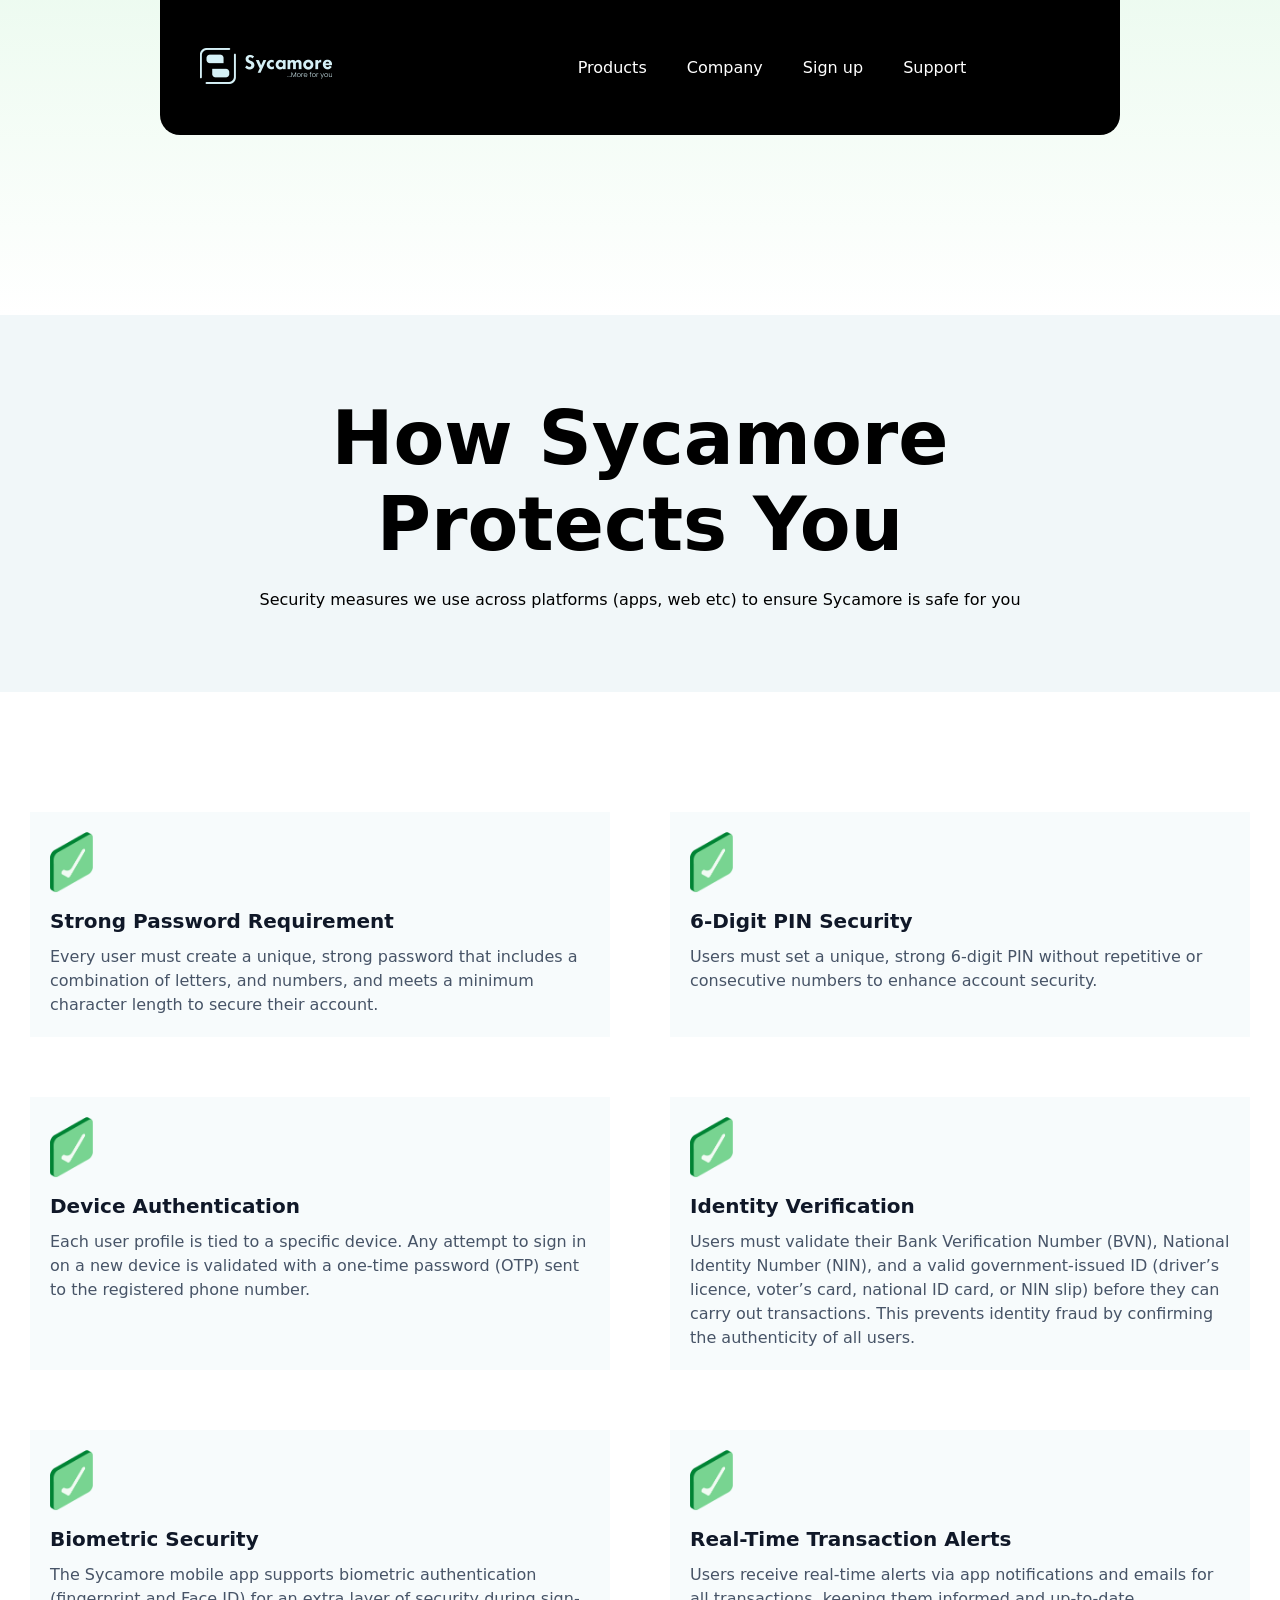
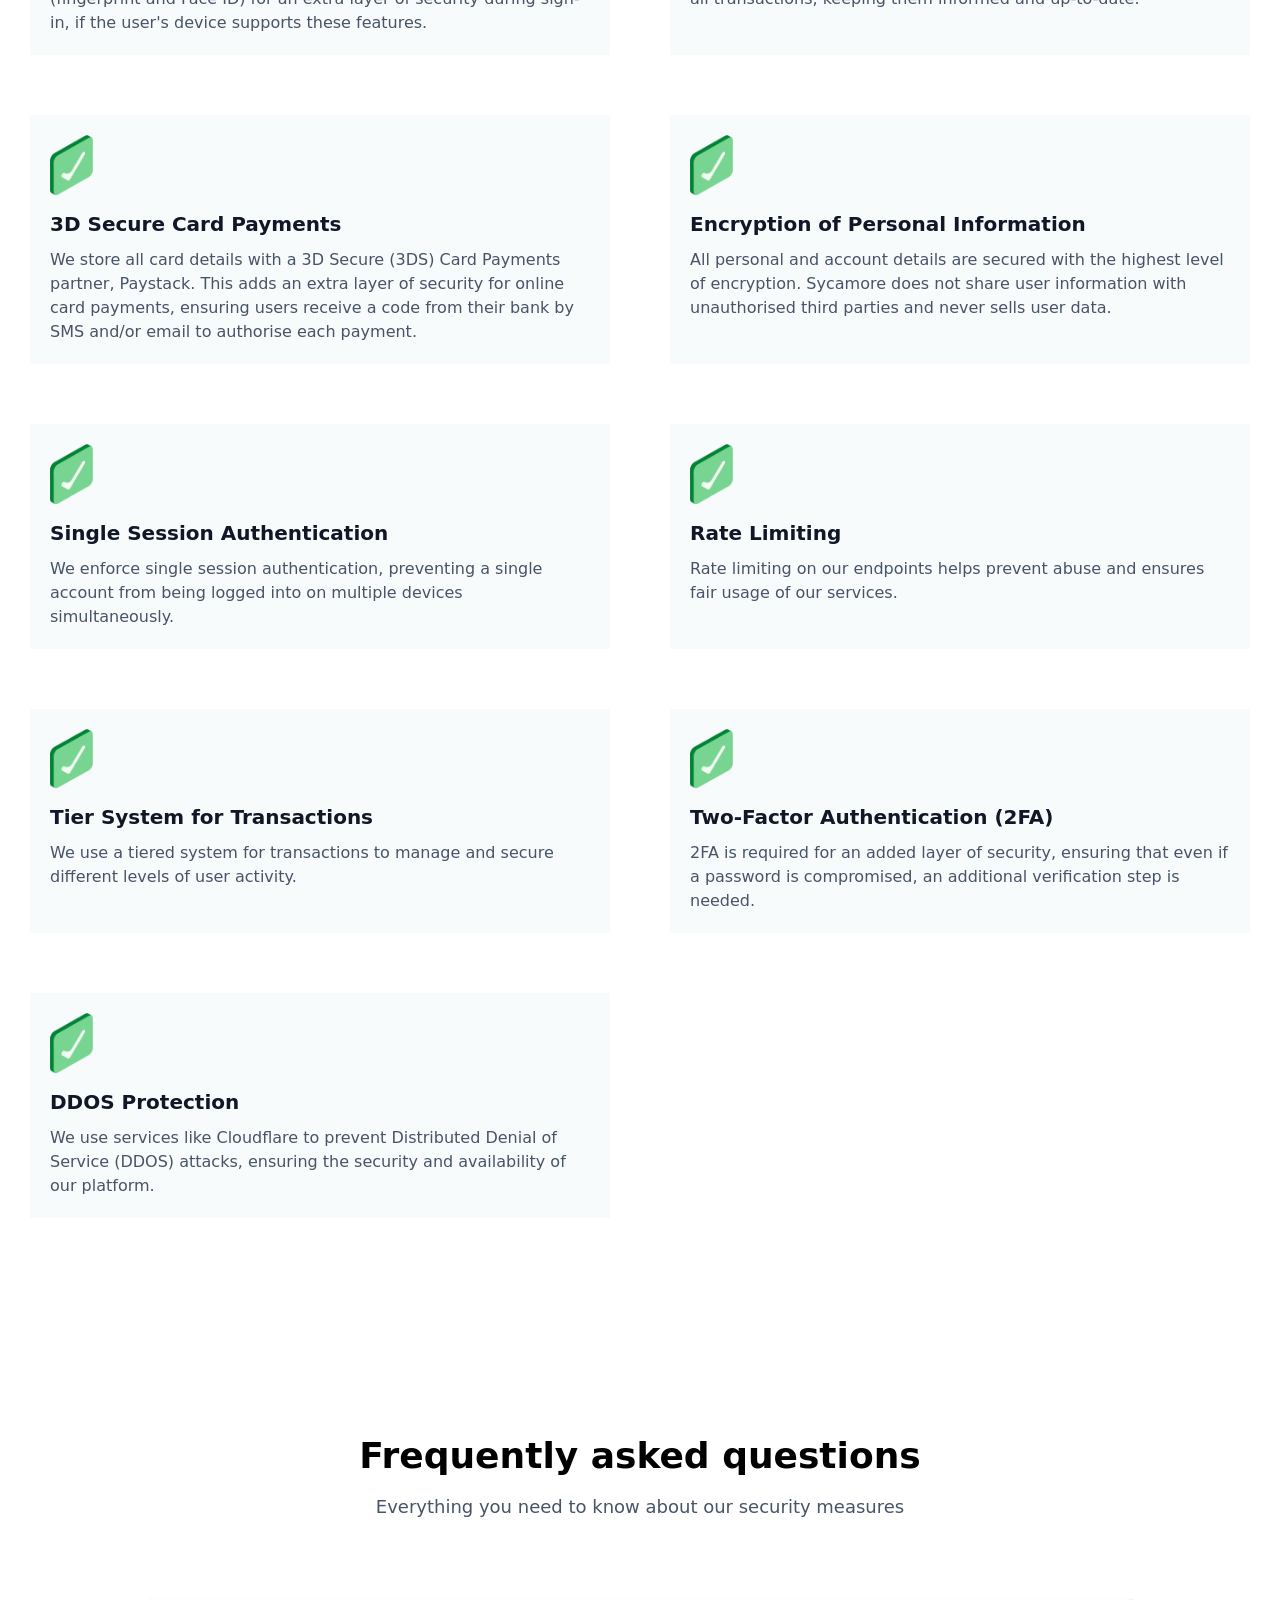
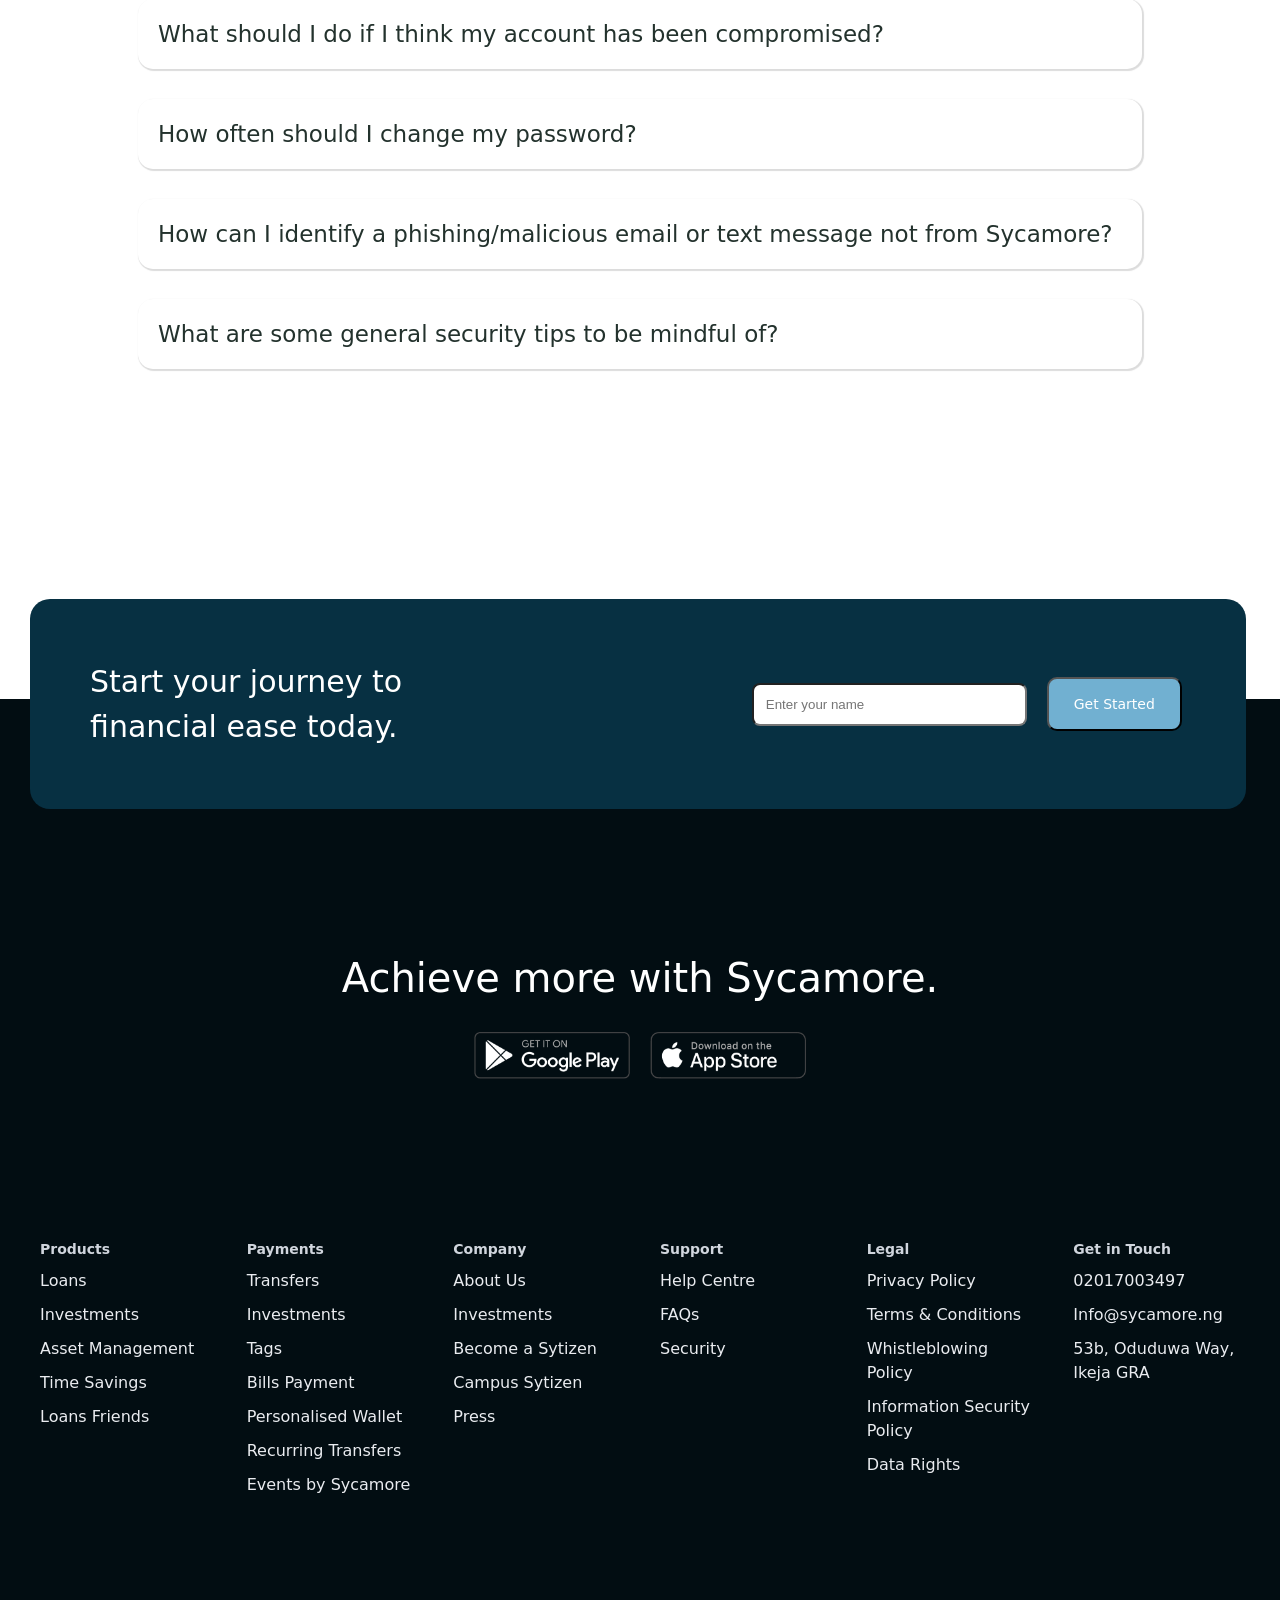
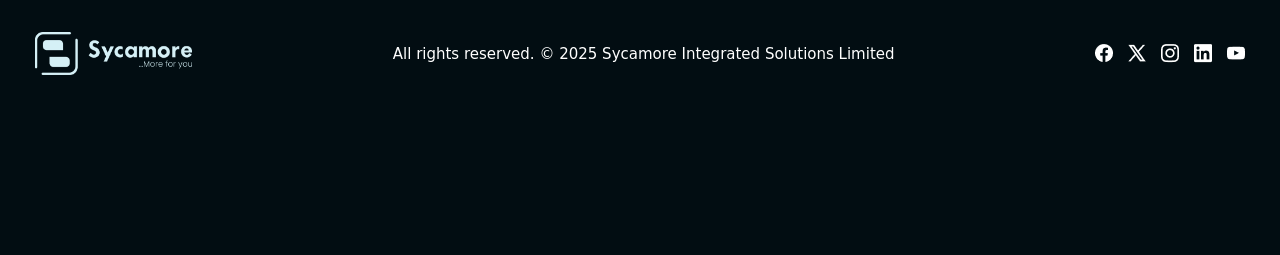
<file: pages/support.html>
<!DOCTYPE html>
<html lang="en">
<head>
    <meta charset="UTF-8">
    <meta name="viewport" content="width=device-width, initial-scale=1.0">
    <title>Support & Security</title>
    <link rel="stylesheet" href="../style/support.css">
</head>
<body>

    <header>
        <div class="navbar">
            <div>
                <a href="../index.html"><img  class="navbar-logo" src="../gallery/sycamore logo.png" alt="sycamore-logo"></a>
                
            </div>

            <div>
                <ul class="nav-list">
                    <li class="nav-list-item"><a href="../pages/products.html">Products
                        <div class="dropdown">
                            <div class="dropdownWrap">
                                <div class="dropdownList">
                                    <ul>
                                        <li>Loans</li>
                                        <li>Investments</li>
                                        <li>Target Savings</li>
                                        <li>Loan Friends</li>
                                        <li>Asset Management</li>
                                    </ul>
                                </div>
                            </div>
                        </div>
                        </a>
                    </li>
                    <li class="nav-list-item"> <a href="../pages/company.html">Company
                        <div class="dropdown">
                            <div class="dropdownWrap">
                                <div class="dropdownList">
                                    <ul>
                                        <li>About Us</li>
                                        <li>Become a Sytizen</li>
                                        <li>Become a Campus Sytizen</li>
                                        <li>Press</li>
                                        <li>Sycapedia</li>
                                    </ul>
                                </div>
                            </div>
                        </div>
                        </a>
                    </li>

                    <li class="nav-list-item"><a href="../pages/dashboard.html">Sign up</a></li>

                    <li class="nav-list-item"><a href="../pages/support.html">Support</a>
                    </li>
                </ul>
            </div>

            <!--  -->
            <div class="toggle" onclick="openToggle()">
                <div class="tog"></div>
                <div class="tog"></div>
                <div class="tog"></div>
            </div>

            <!--  -->
        <div>
            <div id="toggle-dropdown">
                <ul class="toggle-list">
                    <li class="toggle-list-item"><a href="../pages/products.html">Products</a></li>
                    <li class="toggle-list-item"><a href="../pages/company.html">Company</a></li>
                    <li class="toggle-list-item"><a href="../pages/signup.html">Sign up</a></li>
                    <li class="toggle-list-item"><a href="../pages/support.html">Support</a></li>
                </ul>
            </div>
        </div>

        </div>
    </header>

    <section class="section-1">
        <h1 class="protect-h1">
            How Sycamore Protects You
        </h1>
        <p class="protect-p">
            Security measures we use across platforms (apps, web etc) to ensure Sycamore is safe for you
        </p>
    </section>

    <section class="section-2">

        <div class="grid-child">
            <img class="grid-img" src="../gallery/green-trans.png" alt="">
            <h2 class="grid-h2">
                Strong Password Requirement
            </h2>
            <p class="grid-p">
                Every user must create a unique, strong password that includes a combination of letters, and numbers, and meets a minimum character length to secure their account.
            </p>
        </div>

        <div class="grid-child">
            <img class="grid-img" src="../gallery/green-trans.png" alt="">
            <h2 class="grid-h2">
                6-Digit PIN Security
            </h2>
            <p class="grid-p">
                Users must set a unique, strong 6-digit PIN without repetitive or consecutive numbers to enhance account security.
            </p>
        </div>

        <div class="grid-child">
            <img class="grid-img" src="../gallery/green-trans.png" alt="">
            <h2 class="grid-h2">
                Device Authentication
            </h2>
            <p class="grid-p">
                Each user profile is tied to a specific device. Any attempt to sign in on a new device is validated with a one-time password (OTP) sent to the registered phone number.
            </p>
        </div>

        <div class="grid-child">
            <img class="grid-img" src="../gallery/green-trans.png" alt="">
            <h2 class="grid-h2">
                Identity Verification
            </h2>
            <p class="grid-p">
                Users must validate their Bank Verification Number (BVN), National Identity Number (NIN), and a valid government-issued ID (driver’s licence, voter’s card, national ID card, or NIN slip) before they can carry out transactions. This prevents identity fraud by confirming the authenticity of all users.
            </p>
        </div>

        <div class="grid-child">
            <img class="grid-img" src="../gallery/green-trans.png" alt="">
            <h2 class="grid-h2">
                Biometric Security
            </h2>
            <p class="grid-p">
                The Sycamore mobile app supports biometric authentication (fingerprint and Face ID) for an extra layer of security during sign-in, if the user's device supports these features.
            </p>
        </div>

        <div class="grid-child">
            <img class="grid-img" src="../gallery/green-trans.png" alt="">
            <h2 class="grid-h2">
                Real-Time Transaction Alerts
            </h2>
            <p class="grid-p">
                Users receive real-time alerts via app notifications and emails for all transactions, keeping them informed and up-to-date.
            </p>
        </div>

        <div class="grid-child">
            <img class="grid-img" src="../gallery/green-trans.png" alt="">
            <h2 class="grid-h2">
                3D Secure Card Payments
            </h2>
            <p class="grid-p">
                We store all card details with a 3D Secure (3DS) Card Payments partner, Paystack. This adds an extra layer of security for online card payments, ensuring users receive a code from their bank by SMS and/or email to authorise each payment.
            </p>
        </div>

        <div class="grid-child">
            <img class="grid-img" src="../gallery/green-trans.png" alt="">
            <h2 class="grid-h2">
                Encryption of Personal Information
            </h2>
            <p class="grid-p">
                All personal and account details are secured with the highest level of encryption. Sycamore does not share user information with unauthorised third parties and never sells user data.
            </p>
        </div>

        <div class="grid-child">
            <img class="grid-img" src="../gallery/green-trans.png" alt="">
            <h2 class="grid-h2">
                Single Session Authentication
            </h2>
            <p class="grid-p">
                We enforce single session authentication, preventing a single account from being logged into on multiple devices simultaneously.
            </p>
        </div>

        <div class="grid-child">
            <img class="grid-img" src="../gallery/green-trans.png" alt="">
            <h2 class="grid-h2">
                Rate Limiting
            </h2>
            <p class="grid-p">
                Rate limiting on our endpoints helps prevent abuse and ensures fair usage of our services.
            </p>
        </div>

        <div class="grid-child">
            <img class="grid-img" src="../gallery/green-trans.png" alt="">
            <h2 class="grid-h2">
                Tier System for Transactions
            </h2>
            <p class="grid-p">
                We use a tiered system for transactions to manage and secure different levels of user activity.
            </p>
        </div>

        <div class="grid-child">
            <img class="grid-img" src="../gallery/green-trans.png" alt="">
            <h2 class="grid-h2">
                Two-Factor Authentication (2FA)
            </h2>
            <p class="grid-p">
                2FA is required for an added layer of security, ensuring that even if a password is compromised, an additional verification step is needed.
            </p>
        </div>

        <div class="grid-child">
            <img class="grid-img" src="../gallery/green-trans.png" alt="">
            <h2 class="grid-h2">
                DDOS Protection
            </h2>
            <p class="grid-p">
                We use services like Cloudflare to prevent Distributed Denial of Service (DDOS) attacks, ensuring the security and availability of our platform.
            </p>
        </div>

    </section>

    <section class="section-3">

        <h2 class="FAQ-h2">
            Frequently asked questions
        </h2>

        <p class="FAQ-P">
            Everything you need to know about our security measures
        </p>

        <div class="FAQ-grid">
            <div class="FAQ-grid-child">
                <h3 class="FAQ-grid-h3">
                    What should I do if I think my account has been compromised?
                </h3>
            </div>

            <div class="FAQ-grid-child">
                <h3 class="FAQ-grid-h3">
                    How often should I change my password?
                </h3>
            </div>

            <div class="FAQ-grid-child">
                <h3 class="FAQ-grid-h3">
                    How can I identify a phishing/malicious email or text message not from Sycamore?
                </h3>
            </div>

            <div class="FAQ-grid-child">
                <h3 class="FAQ-grid-h3">
                    What are some general security tips to be mindful of?
                </h3>
            </div>
        </div>

    </section>

    <!-- footer -->

    <footer class="footer">

        <div class="footer-first">
            <div class="start-journey">
                <h2 class="start-h2">Start your journey to financial ease today.</h2>
            </div>

            <div class="get-mail">
                <form class="form-form" >
                    <input class="form-name" type="text" name="name" id="name" placeholder="Enter your name">
                </form>

                <button class="cta" onclick="directBtn()">Get Started</button>
            </div>
        </div>



        <div class="footer-second">

            <div class="one-footer-second">
                <h2 class="achieve-h2">
                    Achieve more with Sycamore.
                </h2>

                <div class="downlaod-image-flex">
                    
                    <img class="downloa-img" src="../gallery/googleyplay-img.png" alt="">
            
                    <img class="downloa-img" src="../gallery/appstore-img.png" alt="">
                    
                </div>

            </div>

            <div class="two-footer-second">

                <div class="two-footer-grid-child">
                    <h3 class="two-footer-h3">Products</h3>
                    <ul>
                        <li class="footer-li">Loans</li>
                        <li class="footer-li">Investments</li>
                        <li class="footer-li">Asset Management</li>
                        <li class="footer-li">Time Savings</li>
                        <li class="footer-li">Loans Friends</li>
                    </ul>
                </div>

                <div class="two-footer-grid-child">
                    <h3 class="two-footer-h3">Payments</h3>
                    <ul>
                        <li class="footer-li">Transfers</li>
                        <li class="footer-li">Investments</li>
                        <li class="footer-li">Tags</li>
                        <li class="footer-li">Bills Payment</li>
                        <li class="footer-li">Personalised Wallet</li>
                        <li class="footer-li">Recurring Transfers</li>
                        <li class="footer-li">Events by Sycamore</li>
                    </ul>
                </div>

                <div class="two-footer-grid-child">
                    <h3 class="two-footer-h3">Company</h3>
                    <ul>
                        <li class="footer-li">About Us</li>
                        <li class="footer-li">Investments</li>
                        <li class="footer-li">Become a Sytizen</li>
                        <li class="footer-li">Campus Sytizen</li>
                        <li class="footer-li">Press</li>
                    </ul>
                </div>

                <div class="two-footer-grid-child">
                    <h3 class="two-footer-h3">Support</h3>
                    <ul>
                        <li class="footer-li">Help Centre</li>
                        <li class="footer-li">FAQs</li>
                        <li class="footer-li">Security</li>
                    </ul>
                </div>

                <div class="two-footer-grid-child">
                    <h3 class="two-footer-h3">Legal</h3>
                    <ul>
                        <li class="footer-li">Privacy Policy</li>
                        <li class="footer-li">Terms & Conditions</li>
                        <li class="footer-li">Whistleblowing Policy</li>
                        <li class="footer-li">Information Security Policy</li>
                        <li class="footer-li">Data Rights</li>
                    </ul>
                </div>

                <div class="two-footer-grid-child">
                    <h3 class="two-footer-h3">Get in Touch</h3>
                    <ul>
                        <li class="footer-li">02017003497</li>
                        <li class="footer-li">Info@sycamore.ng</li>
                        <li class="footer-li">53b, Oduduwa Way, Ikeja GRA</li>
                    </ul>
                </div>

            </div>

            <div class="three-footer-second">

                <img class="sycamore-footer-img" src="../gallery/sycamore logo.png" alt="">

                <p class="copyright">All rights reserved. © 2025 Sycamore Integrated Solutions Limited</p>

                <div class="social-flex">
                    
                    <img class="social-logo" src="../gallery/facebook-img.png" alt="">

                    <img class="social-logo" src="../gallery/twittwer-img.png" alt="">

                    <img class="social-logo" src="../gallery/instagram-img.png" alt="">

                    <img class="social-logo" src="../gallery/linkedin-img.png" alt="">

                    <img class="social-logo" src="../gallery/youtube-img.png" alt="">
                </div>

            </div>

        </div>

    </footer>


    <script src="../script/support.js"></script>
</body>
</html>
</file>
<file: style/company.css>
* {
    padding: 0;
    margin: 0;
    box-sizing: border-box;
}

button:hover {
    background-color: #71B0D1;
    color: white;
    transform: translateY(-10px);
    transition: all 0.3s ease;
    cursor: pointer;

}

header {
    /* border: 1px solid black; */
    background: linear-gradient(to bottom, #E7F6FA, #E7F6FA);
    height: 20vh;
}

.navbar {
    background-color: black;
    width: 75%;
    margin: auto;
    height: 15vh;
    border-bottom-left-radius: 20px;
    border-bottom-right-radius: 20px;
    padding: 0 40px;

    display: flex;
    justify-content: space-between;
    align-items: center;
}

.nav-list-item:nth-child(1){
    position: relative;
    
}

.nav-list-item:nth-child(1):hover .dropdown{
    display: block;
}


.nav-list-item:nth-child(2){
    position: relative;
    
}

.nav-list-item:nth-child(2):hover .dropdown{
    display: block;
}



.dropdown{
background-color: rgba(255, 255, 255, 0);
 position: absolute;
  display: none;
}
.dropdownWrap{
     margin-top: 15px;
    border: thin solid white;
    color: black;
   
    width: 300px;
    padding: 15px 20px;
    border-radius: 10px;
    background-color: white;
}

.dropdown .dropdownList{
    border: thin solid rgba(171, 171, 171, 0.646);
    background-color: white;
    box-shadow: 2px 2px 10px rgba(0, 0, 0, 0.338);
    border-radius: 10px;
    padding: 30px 10px ;

}
.dropdown ul{
    list-style-type: none;
    line-height: 3;
}

.dropdown li {
    font-family: system-ui, -apple-system, BlinkMacSystemFont, 'Segoe UI', Roboto, Oxygen, Ubuntu, Cantarell, 'Open Sans', 'Helvetica Neue', sans-serif;
}


.dropdown li:hover {
    color: #71B0D1;
}


a {
    color: white;
    text-decoration: none;
}

a:hover {
    color: #3D8F5F;
}

.navbar-logo {
    width: 50%;
}


.nav-list {
    display: flex;
    gap: 40px;
}

.nav-list-item {
    color: white;
    list-style: none;
    font-family: system-ui, -apple-system, BlinkMacSystemFont, 'Segoe UI', Roboto, Oxygen, Ubuntu, Cantarell, 'Open Sans', 'Helvetica Neue', sans-serif;

}

/*  */

.toggle {
    cursor: pointer;
    padding: 10px;
    display: none;
}

.toggle .tog {
    height: 3px;
    width: 25px;
    margin-bottom: 3px;
    /* background-color: #666; */
    background-color: white;
    cursor: pointer;
}

/*  */

#toggle-dropdown {
    background-color: rgba(255, 255, 255, 0);
    position: absolute;
    display: none;
    /* display: block; */
    /* top: 100%; */
    top: 80px;
    left: 0;
    width: 100%;
    padding: 10px;
    /* border-radius: 10px; */
    background-color: white;
    box-shadow: 2px 2px 10px rgba(0, 0, 0, 0.338);
}

.toggle-list-item {
    font-size: 20px;
    list-style: none;
    margin: 15px;
    font-family: system-ui, -apple-system, BlinkMacSystemFont, 'Segoe UI', Roboto, Oxygen, Ubuntu, Cantarell, 'Open Sans', 'Helvetica Neue', sans-serif;
}

#toggle-dropdown a:hover {
    color: #71B0D1;
}

#toggle-dropdown a {
    color: black;
    text-decoration: none;
   
}





/* section */

/* Section 1 -section About */
.about {
    padding-block: 15px;
    background-color: #E7F6FA;
}

.about-h1 {
    text-align: center;
    font-family: system-ui, -apple-system, BlinkMacSystemFont, 'Segoe UI', Roboto, Oxygen, Ubuntu, Cantarell, 'Open Sans', 'Helvetica Neue', sans-serif;
    font-size: 70px;
    font-weight: 700;
    line-height: 100px;
    color: rgb(7, 48, 66);
}

/* section 2 - About IMG */

.section-1 {
    padding: 10px 0;
}

.about-img {
    width: 100%;

}

/* section 3  - section license */


.section-2 {
    margin: 40px 0;
    display: flex;
    gap: 30px;
    padding: 30px;
    /* padding: 0 30px; */
}

.licensed {
    font-family: 20px;
    line-height: 28px;
    font-weight: 700;
    color: rgb(62, 76, 89);
}

.sec-h2 {
    width: 25%;
}


.license-flex {
    display: flex;
    align-items: center;
    justify-content: space-between;
    width: 75%;
}

/* section 4 - paragraph section */

.section-3 {
    padding: 25px;
}

.about-p {
    margin: 50px 0;
    font-family: system-ui, -apple-system, BlinkMacSystemFont, 'Segoe UI', Roboto, Oxygen, Ubuntu, Cantarell, 'Open Sans', 'Helvetica Neue', sans-serif;
    font-size: 36px;
    font-weight: 400;
    line-height: 55px;
    color: rgb(0, 0, 0);

}

/* section 5 and section 6 - our mission */

.section-4 {
    display: flex;
    align-items: center;
    justify-content: center;
    gap: 100px;
    width: 95%;
    margin: 50px auto;
    padding: 10px;
}

.mission-first {
    width: 50%;
    
}

.mission-h1 {
    font-family: system-ui, -apple-system, BlinkMacSystemFont, 'Segoe UI', Roboto, Oxygen, Ubuntu, Cantarell, 'Open Sans', 'Helvetica Neue', sans-serif;
    font-size: 45px;
    font-weight: 500;
    line-height: 56px;
    color: rgb(20, 58, 77);
}

.mission-second {
    border: 1px solid lawngreen;
    width: 50%;
    background-color: #C5ECEA;
    padding-block: 230px;
    border-radius: 25px;

}

hr {
    border: 1px thin grey;
    width: 95%;
    margin: 50px auto;
}


/* section 7 */

.section-7 {
    display: flex;
    justify-content: center;
    align-items: center;
    gap: 100px;
    padding: 20px;
    margin: 50px 0;
}

.main-first {
    width: 70%;
    padding: 10px;
}

.care-img {
    width: 30%;
}

.care-h1 {
    font-family: system-ui, -apple-system, BlinkMacSystemFont, 'Segoe UI', Roboto, Oxygen, Ubuntu, Cantarell, 'Open Sans', 'Helvetica Neue', sans-serif;
    font-size: 64px;
    font-weight: 500;
    line-height: 77px;
    color: rgb(20, 58, 77);
    margin: 15px 0;
}

.care-p {
    font-family: system-ui, -apple-system, BlinkMacSystemFont, 'Segoe UI', Roboto, Oxygen, Ubuntu, Cantarell, 'Open Sans', 'Helvetica Neue', sans-serif;
    font-size: 20px;
    font-weight: 400;
    line-height: 28px;
    color: rgb(71, 84, 103);
}

.main-second {
    padding: 10px;
    display: flex;
    justify-content: center;
    align-items: center;
    gap: 30px;
    
}


.second-child {
    width: 40%;
    padding-bottom: 30px;
    
}

.second-img {
    width: 100%;
}

.second-h2 {
    font-family: system-ui, -apple-system, BlinkMacSystemFont, 'Segoe UI', Roboto, Oxygen, Ubuntu, Cantarell, 'Open Sans', 'Helvetica Neue', sans-serif;
    font-size: 30px;
    font-weight: 500;
    line-height: 38px;
    color: rgb(16, 24, 40);
    margin: 15px 0;
    width: 30%;
}

.second-p {
    font-family: system-ui, -apple-system, BlinkMacSystemFont, 'Segoe UI', Roboto, Oxygen, Ubuntu, Cantarell, 'Open Sans', 'Helvetica Neue', sans-serif;
    font-size: 16px;
    font-weight: 400;
    line-height: 24px;
    color: rgb(71, 84, 103);    
}


/* section 8 - our board */

.section-8 {
    padding-block: 120px;
    background-image: url(https://res.cloudinary.com/dnbcoboei/image/upload/v1733152182/explore_bg_nkxkbc.png);
    background-repeat: no-repeat;
    background-size: contain;
    width: 75%;
    margin: 60px auto;
    background-position: 50%;
    /* justify-content: center; */
}

.protect-h1 {
    /* border: 1px solid pink; */
    width: 50%;
    text-align: center;
    margin: auto;
    font-family: system-ui, -apple-system, BlinkMacSystemFont, 'Segoe UI', Roboto, Oxygen, Ubuntu, Cantarell, 'Open Sans', 'Helvetica Neue', sans-serif;
    font-size: 74px;
    font-weight: 700;
    line-height: 92px;
    color: rgb(16, 24, 40);
}


/* section 9 - Board IMG */

.section-9 {
    margin: 50px 0;
    padding: 20px;
    display: grid;
    grid-template-columns: 1fr 1fr 1fr;
    gap: 30px;
}



.board-img {
    width:auto;
    border-radius: 10px;
}

.board-h2 {
    margin-top: 25px;
    font-family: system-ui, -apple-system, BlinkMacSystemFont, 'Segoe UI', Roboto, Oxygen, Ubuntu, Cantarell, 'Open Sans', 'Helvetica Neue', sans-serif;
    font-size: 22px;
    font-weight: 700;
    line-height: 34px;
    color: rgb(0, 0, 0);
}

.lnkd-img {
    width: 7%;
    margin-top: 15px;
}


/* section 10 - Board IMG */

/* C- Suite Executives Img */


.section-11 {
    margin: 80px 0;
    /* margin-bottom: 170px; */
    padding-block: 100px;
    padding: 60px 20px;
    display: grid;
    grid-template-columns: 1fr 1fr 1fr 1fr;
    gap: 30px;
}


.executive-img {
    width:auto;
    border-radius: 10px;
}

.executive-h2 {
    margin-top: 50px;
    font-family: system-ui, -apple-system, BlinkMacSystemFont, 'Segoe UI', Roboto, Oxygen, Ubuntu, Cantarell, 'Open Sans', 'Helvetica Neue', sans-serif;
    font-size: 22px;
    font-weight: 700;
    line-height: 34px;
    color: rgb(0, 0, 0);
}

.executive-lnkd-img {
    width: 9%;
    margin-top: 15px;
}


/* FOOTER */

.footer {
    /* border: 2px solid red; */
    margin-top: 150px;
    width: 100%;
    position: relative;
}

.footer-first {
    
    width: 95%;
    /* border: 1px solid forestgreen; */
    /* margin: auto; */
    background-color: #073042;
    border-radius: 20px;
    padding: 60px;
    display: flex;
    align-items: center;
    justify-content: space-between;
    gap: 80px;

    position: absolute;
    top: -100px;
    left: 30px;
}

.start-journey {
    width: 30%;
}

.start-h2 {
    font-family: system-ui, -apple-system, BlinkMacSystemFont, 'Segoe UI', Roboto, Oxygen, Ubuntu, Cantarell, 'Open Sans', 'Helvetica Neue', sans-serif;
    font-size: 30px;
    font-weight: 500;
    line-height: 45px;
    color: rgb(255, 255, 255);
}

.get-mail {
    /* border: 1px solid blue; */
    width: 40%;
    display: flex;
    justify-content: center;
    align-items: center;
    gap: 20px;
}

.form-name {
    padding: 12px 90px 12px 12px;
    border-radius: 8px;

}

.cta {
    font-family: system-ui, -apple-system, BlinkMacSystemFont, 'Segoe UI', Roboto, Oxygen, Ubuntu, Cantarell, 'Open Sans', 'Helvetica Neue', sans-serif;
    font-size: 14px;
    font-weight: 500;
    line-height: 20px;
    color: rgb(255, 255, 255);
    background-color: #71B0D1;
    padding: 15px 25px;
    border-radius: 10px;
}


/* footer-second */

.footer-second {
    width: 100%;
    padding: 250px 15px 150px 15px;
    background-color: #020D12;
}

.one-footer-second {
    /* border: 1px solid lawngreen; */
    padding: 15px 0;
    width: 50%;
    margin: auto;
}

.achieve-h2 {
    font-family: system-ui, -apple-system, BlinkMacSystemFont, 'Segoe UI', Roboto, Oxygen, Ubuntu, Cantarell, 'Open Sans', 'Helvetica Neue', sans-serif;
    font-size: 40px;
    font-weight: 500;
    line-height: 28px;
    color: rgb(255, 255, 255);
    text-align: center;
}


.downlaod-image-flex {
    margin: 40px 0;
    display: flex;
    justify-content: center;
    align-items: center;
    gap: 20px;
}

.downloa-img {
    width: 25%;
}


.two-footer-second {
    /* border: 1px solid pink; */
    margin: 80px 0;
    display: grid;
    grid-template-columns: 1fr 1fr 1fr 1fr 1fr 1fr;
    padding: 5px;
    width: 100%;
}

.two-footer-grid-child {
    width: 100%;
    padding: 20px;
    /* border: 0.2px solid darkorange; */
}

.two-footer-h3 {
    font-family: system-ui, -apple-system, BlinkMacSystemFont, 'Segoe UI', Roboto, Oxygen, Ubuntu, Cantarell, 'Open Sans', 'Helvetica Neue', sans-serif;
    font-size: 14px;
    font-weight: 700;
    line-height: 20px;
    color: rgb(208, 213, 221);
}


.footer-li {
    font-family: system-ui, -apple-system, BlinkMacSystemFont, 'Segoe UI', Roboto, Oxygen, Ubuntu, Cantarell, 'Open Sans', 'Helvetica Neue', sans-serif;
    font-size: 16px;
    font-weight: 400;
    line-height: 24px;
    color: rgb(234, 236, 240);
    padding-top: 10px;
    list-style: none;
}

.footer-li:hover {
    color: #71B0D1;
}


.three-footer-second {
    /* border: 1px solid lawngreen; */
    padding: 30px 20px;
    width: 100%;
    display: flex;
    /* gap: 50px; */
    justify-content: space-between;
    align-items: center;
}

.sycamore-footer-img {
    width: 13%;
}

.copyright {
    font-family: system-ui, -apple-system, BlinkMacSystemFont, 'Segoe UI', Roboto, Oxygen, Ubuntu, Cantarell, 'Open Sans', 'Helvetica Neue', sans-serif;
   font-size: 15px;
    font-weight: 400;
    line-height: 24px;
    color: rgb(255, 255, 255);
}

.social-flex {
    display: flex;
    gap: 15px;
}



/* MEDIA QUERIES */

/* Media Queries at 980px */
@media (max-width:980px) {

    /* header */

    header {
        height: 20vh;
    }

    .navbar {
        width: 100%;
        border-radius: 0;
    }

    .nav-list {
        display: flex;
        gap: 40px;
        display: none;
    }

    #toggle-dropdown {
        display: none;
        top: 100px;
    }

    .toggle {
        display: block;
    }


    /* Section 1 -section About */
    .about {
        padding-block: 10px;
        }

    .about-h1 {
        font-size: 32px;
        line-height: 100px;
    }

/* section 2 - About IMG */

    .section-1 {
        padding: 5px 0;
    }

    .about-img {
        width: 100%;
    }


    /* section 3 - section licenses */

    .section-2 {
        flex-direction: column;
        width: 50%;
        margin: 20px auto;
    
    }

    .sec-h2 {
        width: 100%;
        text-align: center;
    }

    .license-flex {
        display: flex;
        align-items: center;
        /* justify-content: space-between; */
        justify-content: center;
        gap: 40px;
        width: 100%;
        flex-wrap: wrap;
    }

    .license-flex-child:nth-child(1){
        order: 2;
    }

    .license-flex-child:nth-child(2){
        order: 4;
    }

    .license-flex-child:nth-child(4){
        order: 3;
    }

    .license-flex-child:nth-child(3){
        order: 1;
    }

    /* section 4 - paragraph section */

    .section-3 {
        padding: 15px;
    }

    .about-p {
        margin: 25px 0;
        font-size: 1.25rem;
        line-height: 30px;    
    }

    /* section 5 and section 6 - our mission */

    .section-4 {
        display: flex;
        flex-direction: column;
        align-items: center;
        justify-content: center;
        gap: 30px;
        width: 95%;
        margin: 50px auto;
        padding: 10px;
    }

    .mission-first {
        width: 100%;
    }

    .mission-h1 {
        font-size: 1.25rem;
        line-height: 1.75rem;
    
    }

    .mission-second {
        width: 100%;
        background-color: #C5ECEA;
        padding-block: 160px;
        border-radius: 15px;

    }

    hr {
        width: 95%;
        margin: 50px auto;
    }

    
    /* section 7 */

    .section-7 {
        display: flex;
        justify-content: center;
        flex-direction: column;
        align-items: center;
        gap: 50px;
        padding: 20px;
        margin: 50px 0;
    }

    .main-first {
        width: 40%;
        padding: 10px;
        display: flex;
        flex-direction: column;
        align-items: center;
    }

    .care-img {
        width: 30%;
        
    }

    .care-h1 {
        font-size: 2.25rem;
        line-height: 2.5rem;
        margin: 15px 0;
    }

    .care-p {
        font-size: 20px;
        line-height: 28px;
    
    }

    .main-second {
        padding: 10px;
        display: flex;
        flex-direction: column;
        justify-content: center;
        align-items: center;
        gap: 30px;
    
    }


    .second-child {
        width: 100%;
        display: flex;
        flex-direction: column;
        padding: 10px 0;
        justify-content: center;
        align-items: center;
    
    }

    .second-img {
        width: 35%;
    }

    .second-h2 {
        font-size: 25px;
        line-height: 35px;
        margin: 15px 0;
        width: 30%;
    }

    .second-p {
        font-size: 15px;
        line-height: 20px;
    }


/* section 8 - our board */

    .section-8 {
        padding-block: 40px;
        background-image: none;
        width: 75%;
        margin: 5px auto;
    }

    .protect-h1 {
        width: 70%;
        text-align: center;
        margin: auto;
        font-size: 40px;
        line-height: 60px;
    }


/* section 9 - Board IMG */

    .section-9 {
        margin: 50px 0;
        padding: 30px;
        display: grid;
        grid-template-columns: 1fr 1fr;
        gap: 50px;
    }


    .board-img {
        width:100%;
        border-radius: 10px;
    }

    .board-h2 {
        margin-top: 10px;
        font-size: 24px;
        line-height: 34px;
    }

    .lnkd-img {
        width: 7%;
        margin-top: 15px;
    }

    
    /* section 10 - Board IMG */

    /* C- Suite Executives Img */

    .section-11 {
        margin: 50px 0;
        padding-block: 0;
        padding: 60px 50px;
        display: grid;
        grid-template-columns: 1fr 1fr;
        gap: 40px 100px;
    }

    .executive-img {
        width:100%;
        border-radius: 10px;
    }

    .executive-h2 {
        margin-top: 10px;
        font-size: 22px;
        line-height: 34px;
    }

    .executive-lnkd-img {
        width: 9%;
        margin-top: 15px;
    }


    
    /* FOOTER */
.footer-first {
    
    width: 90%;
    padding: 60px 30px;
    display: flex;
    flex-direction: column;
    align-items: center;
    justify-content: space-between;
    gap: 30px;

    position: absolute;
    top: -100px;
    left: 31px;
}

.start-journey {
    width: 100%;
}

.start-h2 {
    font-size: 1.5rem;
    font-weight: 500;
    line-height: 34px;
}

.get-mail {
    /* border: 1px solid blue; */
    width: 100%;
    display: flex;
    flex-direction: column;
    justify-content: center;
    align-items: center;
    gap: 15px;
}

.form-form {
    width: 100%;
}

.form-name {
    padding: 15px 90px 15px 12px;
    border-radius: 8px;
    width: 100%;

}

.cta {
    padding: 15px 25px;
    border-radius: 10px;
    width: 100%;
}


.footer-second {
    width: 100%;
    padding: 250px 15px 50px 15px;
    
}


.one-footer-second {
    padding: 15px 0;
    width: 35%;
    margin: 0;
    padding-left: 10px;
}

.achieve-h2 {
    font-family: system-ui, -apple-system, BlinkMacSystemFont, 'Segoe UI', Roboto, Oxygen, Ubuntu, Cantarell, 'Open Sans', 'Helvetica Neue', sans-serif;
    font-size: 1.25rem;
    font-weight: 500;
    line-height: 1.75rem;
    text-align:start;
}


.downlaod-image-flex {
    margin: 20px 0;
    display: flex;
    justify-content: start;
    align-items: center;
    gap: 20px;
}

.downloa-img {
    width: 35%;
}


.two-footer-second {
    /* border: 1px solid pink; */
    margin: 80px 0;
    display: grid;
    grid-template-columns: 1fr 1fr;
    padding: 5px;
    width: 100%;
}

.two-footer-grid-child {
    width: 100%;
    padding: 30px;

}


.three-footer-second {
    /* border: 1px solid lawngreen; */
    padding: 20px 10px;
    width: 100%;
    display: flex;
    flex-direction: column;
    gap: 30px;
    justify-content: center;
    align-items: flex-start;
}

.sycamore-footer-img {
    width: 17%;
}

.copyright {
    font-family: system-ui, -apple-system, BlinkMacSystemFont, 'Segoe UI', Roboto, Oxygen, Ubuntu, Cantarell, 'Open Sans', 'Helvetica Neue', sans-serif;
   font-size: 15px;
    font-weight: 400;
    line-height: 24px;
    color: rgb(255, 255, 255);
}

.social-flex {
    display: flex;
    gap: 15px;
}


}



/* Media Queries at 690px */

@media (max-width:690px) {

    /* header */

    header {
        height: 20vh;
    }


    .navbar-logo {
        width: 50%;
    }


    .nav-list {
        display: flex;
        gap: 40px;
        display: none;
    }
    
    .toggle {
        display: block;
    }



    /* Hero section */



    /* Section 1 -section About */
    .about {
        padding-block: 10px;
        }

    .about-h1 {
        font-size: 32px;
        line-height: 100px;
    }

/* section 2 - About IMG */

    .section-1 {
        padding: 5px 0;
    }

    .about-img {
        width: 100%;
    }

    /* section 2 - section license */


    .section-2 {
        flex-direction: column;
        width: 70%;
        margin: 20px auto;
    
    }

    .sec-h2 {
        width: 100%;
        text-align: center;
    }

    .license-flex {
        
        gap: 40px;
        width: 100%;
        flex-wrap: wrap;
    }


    /* section 4 - paragraph section */

    .section-3 {
        padding: 15px;
    }

    .about-p {
        margin: 25px 0;
        font-size: 1.25rem;
        line-height: 30px;    
    }


    /* section 5 and section 6 - our mission */

    .section-4 {
        display: flex;
        flex-direction: column;
        align-items: center;
        justify-content: center;
        gap: 30px;
        width: 95%;
        margin: 50px auto;
        padding: 10px;
    }

    .mission-first {
        width: 100%;
    }

    .mission-h1 {
        width: 90%;
        margin: auto;
        font-size: 1.25rem;
        line-height: 1.75rem;
    
    }

    .mission-second {
        width: 100%;
        background-color: #C5ECEA;
        padding-block: 160px;
        border-radius: 15px;

    }

    hr {
        width: 95%;
        margin: 50px auto;
    }


    
    /* section 7 */

    .section-7 {
        display: flex;
        justify-content: center;
        flex-direction: column;
        align-items: center;
        gap: 50px;
        padding: 20px;
        margin: 50px 0;
    }

    .main-first {
        width: 50%;
        padding: 10px;
        display: flex;
        flex-direction: column;
        align-items: center;
    }

    .care-img {
        width: 35%;
        
    }

    .care-h1 {
        font-size: 2.25rem;
        line-height: 2.5rem;
        margin: 15px 0;
    }

    .care-p {
        font-size: 1.2rem;
        line-height: 1.7rem;
    
    }

    .main-second {
        padding: 10px;
        display: flex;
        flex-direction: column;
        justify-content: center;
        align-items: center;
        gap: 30px;
    
    }


    .second-child {
        width: 100%;
        display: flex;
        flex-direction: column;
        padding: 10px 0;
        justify-content: center;
        align-items: center;
    
    }

    .second-img {
        width: 45%;
    }

    .second-h2 {
        font-size: 26px;
        line-height: 35px;
        margin: 15px 0;
        width: 40%;
        text-align: center;
    }

    .second-p {
        font-size: 15px;
        line-height: 20px;
        text-align: center;
    }


    
/* section 8 - our board */

    .section-8 {
        padding-block: 40px;
        background-image: none;
        width: 75%;
        margin: 5px auto;
    }

    .protect-h1 {
        width: 100%;
        text-align: center;
        margin: auto;
        font-size: 38px;
        line-height: 58px;
    }


/* section 9 - Board IMG */

    .section-9 {
        margin: 50px 0;
        padding: 30px;
        display: grid;
        grid-template-columns: 1fr;
        gap: 30px;
    }


    .board-img {
        width:70%;
        border-radius: 10px;
    }

    .board-h2 {
        margin-top: 10px;
        font-size: 24px;
        line-height: 34px;
    }

    .lnkd-img {
        width: 5%;
        margin-top: 15px;
    }

    
    /* section 10 - Board IMG */

    /* C- Suite Executives Img */

    .section-11 {
        margin: 30px 0;
        padding-block: 0;
        padding: 50px;
        display: grid;
        grid-template-columns: 1fr;
        gap: 40px;
    }

    .executive-img {
        width:70%;
        border-radius: 10px;
    }

    .executive-h2 {
        margin-top: 10px;
        font-size: 24px;
        line-height: 34px;
    }

    .executive-lnkd-img {
        width: 6%;
        margin-top: 10px;
    }



    /* FOOTER */

.footer-first {
    
    width: 90%;
    padding: 50px 20px;
    display: flex;
    flex-direction: column;
    align-items: center;
    justify-content: space-between;
    gap: 30px;

    position: absolute;
    top: -100px;
    left: 21px;
}

.start-journey {
    width: 100%;
}

.start-h2 {
    font-size: 1.5rem;
    font-weight: 500;
    line-height: 34px;
}

.get-mail {
    /* border: 1px solid blue; */
    width: 100%;
    display: flex;
    flex-direction: column;
    justify-content: center;
    align-items: center;
    gap: 15px;
}

.form-form {
    width: 100%;
}

.form-name {
    padding: 15px 90px 15px 12px;
    border-radius: 8px;
    width: 100%;

}

.cta {
    padding: 15px 25px;
    border-radius: 10px;
    width: 100%;
}


.footer-second {
    width: 100%;
    padding: 250px 15px 50px 15px;
    
}


.one-footer-second {
    padding: 15px 0;
    width: 55%;
    margin: 0;
    padding-left: 10px;
}

.achieve-h2 {
    font-family: system-ui, -apple-system, BlinkMacSystemFont, 'Segoe UI', Roboto, Oxygen, Ubuntu, Cantarell, 'Open Sans', 'Helvetica Neue', sans-serif;
    font-size: 1.25rem;
    font-weight: 500;
    line-height: 1.75rem;
    text-align:start;
}


.downlaod-image-flex {
    margin: 20px 0;
    display: flex;
    justify-content: start;
    align-items: center;
    gap: 20px;
}

.downloa-img {
    width: 40%;
}


.two-footer-second {
    /* border: 1px solid pink; */
    margin: 80px 0;
    display: grid;
    grid-template-columns: 1fr 1fr;
    padding: 5px;
    width: 100%;
}

.two-footer-grid-child {
    width: 100%;
    padding: 25px 0;

}


.three-footer-second {
    padding: 5px;
    width: 100%;
    display: flex;
    flex-direction: column;
    gap: 25px;
    justify-content: center;
    align-items: flex-start;
}

.sycamore-footer-img {
    width: 29%;
}


.social-flex {
    display: flex;
    gap: 15px;
}




}
</file>
<file: style/products.css>
* {
    padding: 0;
    margin: 0;
    box-sizing: border-box;
    
}

header {
    /* border: 1px solid black; */
    background: linear-gradient(to bottom, #e4f9e9a8, #FFFFFF);
    height: 35vh;
}

.navbar {
    background-color: black;
    width: 75%;
    margin: auto;
    height: 15vh;
    border-bottom-left-radius: 20px;
    border-bottom-right-radius: 20px;
    padding: 0 40px;

    display: flex;
    justify-content: space-between;
    align-items: center;
}


.nav-list-item:nth-child(1){
    position: relative;
    
}

.nav-list-item:nth-child(1):hover .dropdown{
    display: block;
}


.nav-list-item:nth-child(2){
    position: relative;
    
}

.nav-list-item:nth-child(2):hover .dropdown{
    display: block;
}



.dropdown{
background-color: rgba(255, 255, 255, 0);
 position: absolute;
  display: none;
}
.dropdownWrap{
     margin-top: 15px;
    border: thin solid white;
    color: black;
   
    width: 300px;
    padding: 15px 20px;
    border-radius: 10px;
    background-color: white;
}

.dropdown .dropdownList{
    border: thin solid rgba(171, 171, 171, 0.646);
    background-color: white;
    box-shadow: 2px 2px 10px rgba(0, 0, 0, 0.338);
    border-radius: 10px;
    padding: 30px 10px ;

}
.dropdown ul{
    list-style-type: none;
    line-height: 3;
}

.dropdown li {
    font-family: system-ui, -apple-system, BlinkMacSystemFont, 'Segoe UI', Roboto, Oxygen, Ubuntu, Cantarell, 'Open Sans', 'Helvetica Neue', sans-serif;

}


.dropdown li:hover {
    color: #71B0D1;
}



a {
    color: white;
    text-decoration: none;
}

a:hover {
    color: #3D8F5F;
}

.navbar-logo {
    width: 50%;
}


.nav-list {
    /* border: 1px solid pink; */
    display: flex;
    gap: 60px;
}

.nav-list-item {
    color: white;
    list-style: none;
    font-family: system-ui, -apple-system, BlinkMacSystemFont, 'Segoe UI', Roboto, Oxygen, Ubuntu, Cantarell, 'Open Sans', 'Helvetica Neue', sans-serif;

}

/*  */

#toggle-dropdown {
    background-color: rgba(255, 255, 255, 0);
    position: absolute;
    display: none;
    /* display: block; */
    /* top: 100%; */
    top: 80px;
    left: 0;
    width: 100%;
    padding: 10px;
    /* border-radius: 10px; */
    background-color: white;
    box-shadow: 2px 2px 10px rgba(0, 0, 0, 0.338);
}

.toggle-list-item {
    font-size: 20px;
    list-style: none;
    margin: 15px;
    font-family: system-ui, -apple-system, BlinkMacSystemFont, 'Segoe UI', Roboto, Oxygen, Ubuntu, Cantarell, 'Open Sans', 'Helvetica Neue', sans-serif;
}

#toggle-dropdown a:hover {
    color: #71B0D1;
}

#toggle-dropdown a {
    color: black;
    text-decoration: none;
   
}



/*  */

.toggle {
    cursor: pointer;
    padding: 10px;
    display: none;
}

.toggle .tog {
    height: 3px;
    width: 25px;
    margin-bottom: 3px;
    /* background-color: #666; */
    background-color: white;
    cursor: pointer;
}




/* section */

.section-1 {
    display: flex;
    justify-content: center;
    align-items: center;
    gap: 70px;
    padding: 20px;

}

.finance-first {
    width: 50%;
}

.finance-h2 {
    font-family: system-ui, -apple-system, BlinkMacSystemFont, 'Segoe UI', Roboto, Oxygen, Ubuntu, Cantarell, 'Open Sans', 'Helvetica Neue', sans-serif;
    font-size: 58px;
    font-weight: 700;
    line-height: 70px;
    color: rgb(7, 48, 66);
}

.finance-p {
    margin: 10px 0;
    font-family: system-ui, -apple-system, BlinkMacSystemFont, 'Segoe UI', Roboto, Oxygen, Ubuntu, Cantarell, 'Open Sans', 'Helvetica Neue', sans-serif;
    font-size: 20px;
    font-weight: 400;
    line-height: 25px;
    color: rgb(71, 84, 103);
}

.button-flex {
    display: flex;
    gap: 20px;
    margin: 30px 0;
    
}

.button-1 {
    font-family: system-ui, -apple-system, BlinkMacSystemFont, 'Segoe UI', Roboto, Oxygen, Ubuntu, Cantarell, 'Open Sans', 'Helvetica Neue', sans-serif;
    font-size: 18px;
    font-weight: 700;
    line-height: 20px;
    color: rgb(255, 255, 255);
    background-color: #26C165;
    padding: 20px 30px;
    border-radius: 35px;
}

.button-2 {
    font-family: system-ui, -apple-system, BlinkMacSystemFont, 'Segoe UI', Roboto, Oxygen, Ubuntu, Cantarell, 'Open Sans', 'Helvetica Neue', sans-serif;
    font-size: 18px;
    font-weight: 700;
    line-height: 20px;
    color: rgb(38, 193, 101);
    background-color: white;
    padding: 25px 35px;
    border-radius: 35px;
    border-color:  rgb(38, 193, 101);
}


.finance-second{
    width: 50%;
}

.finance-img {
    width: 100%;
}

/* section-license */

.section-2 {
    margin: 70px 0;
    display: flex;
    gap: 30px;
    padding: 30px;
    /* padding: 0 30px; */
}

.licensed {
    font-family: 20px;
    line-height: 28px;
    font-weight: 700;
    color: rgb(62, 76, 89);
}

.sec-h2 {
    width: 25%;
}


.license-flex {
    display: flex;
    align-items: center;
    justify-content: space-between;
    width: 75%;
}


/* section 3 */

.section-3 {
    padding-block: 40px;
}

.about-h2 {
    width: 50%;
    text-align: center;
    margin: auto;
    font-family: system-ui, -apple-system, BlinkMacSystemFont, 'Segoe UI', Roboto, Oxygen, Ubuntu, Cantarell, 'Open Sans', 'Helvetica Neue', sans-serif;
    font-size: 48px;
    font-weight: 700;
    line-height: 48px;
    color: rgb(7, 48, 66);
}

.about-p {

    width: 80%;
    text-align: center;
    margin: 20px auto;
    font-family: system-ui, -apple-system, BlinkMacSystemFont, 'Segoe UI', Roboto, Oxygen, Ubuntu, Cantarell, 'Open Sans', 'Helvetica Neue', sans-serif;
    font-size: 24px;
    font-weight: 400;
    line-height: 32px;
    color: rgb(0, 0, 0);
}

/* section 4 */

.section-4 {
    margin: 50px 0;
    display: flex;
    justify-content: center;
    align-items: center;
    gap: 70px;
    padding: 20px;

}

.manage-first {
    width: 50%;
}


.manage-p {
    font-family: system-ui, -apple-system, BlinkMacSystemFont, 'Segoe UI', Roboto, Oxygen, Ubuntu, Cantarell, 'Open Sans', 'Helvetica Neue', sans-serif;
    font-size: 40px;
    font-weight: 500;
    line-height: 52px;
    color: rgb(20, 58, 77);
}

.manage-second{
    width: 50%;
}

.manage-img {
    width: 100%;
}


/* section 5 */

.section-5 {
    padding: 20px;
}

.benefits-flex {
    display: flex;
    justify-content: flex-start;
    align-items: center;
    gap: 200px;
    margin: 20px 0;
}

.benefits-box {
    padding-left: 10px;
}

.benefits-h4 {
    font-family: system-ui, -apple-system, BlinkMacSystemFont, 'Segoe UI', Roboto, Oxygen, Ubuntu, Cantarell, 'Open Sans', 'Helvetica Neue', sans-serif;
    font-size: 16px;
    font-weight: 600;
    line-height: 24px;
    color: rgb(38, 193, 101);
}

.benefits-h1 {
    font-family: system-ui, -apple-system, BlinkMacSystemFont, 'Segoe UI', Roboto, Oxygen, Ubuntu, Cantarell, 'Open Sans', 'Helvetica Neue', sans-serif;
    font-size: 48px;
    font-weight: 500;
    line-height: 48px;
    color: rgb(20, 58, 77);
    margin: 15px 0;
}

.benefits-p {
    font-family: system-ui, -apple-system, BlinkMacSystemFont, 'Segoe UI', Roboto, Oxygen, Ubuntu, Cantarell, 'Open Sans', 'Helvetica Neue', sans-serif;
    font-size: 20px;
    font-weight: 400;
    line-height: 28px;
    color: rgb(71, 84, 103);
}

.img-box {
    display: block;
}

.arrow-img {
    width: 75%;
}

/*  */

.sub-section-4 {
    margin: 50px 0;
    display: flex;
    justify-content: center;
    align-items: center;
    gap: 70px;
    padding: 20px;

}

.benefits-first {
    width: 50%;
}


.benefits-second{
    width: 50%;
}

.lady-img {
    width: 100%;
}


.benefits-h2 {
    font-family: system-ui, -apple-system, BlinkMacSystemFont, 'Segoe UI', Roboto, Oxygen, Ubuntu, Cantarell, 'Open Sans', 'Helvetica Neue', sans-serif;
    font-size: 26px;
    font-weight: 700;
    line-height: 32px;
    color: rgb(160, 175, 182);
    margin: 40px 0;
}

.benefits-h2:hover {
    color: rgb(38, 193, 101);
}


/* Section 6 */

.section-6 {
    margin: 50px 0;
}

.investment-div {
    width: 50%;
    margin: auto;
    padding-block: 50px;
}

.investment-h2 {
    font-family: system-ui, -apple-system, BlinkMacSystemFont, 'Segoe UI', Roboto, Oxygen, Ubuntu, Cantarell, 'Open Sans', 'Helvetica Neue', sans-serif;
    font-size: 64px;
    font-weight: 700;
    line-height: 77px;
    color: rgb(16, 24, 40);
    text-align: center;
}

.investment-p {
    font-family: system-ui, -apple-system, BlinkMacSystemFont, 'Segoe UI', Roboto, Oxygen, Ubuntu, Cantarell, 'Open Sans', 'Helvetica Neue', sans-serif;
    font-size: 20px;
    font-weight: 400;
    line-height: 28px;
    color: rgb(71, 84, 103);
    text-align: center;
    margin-top: 15px;
}

/* section 7 */

.section-7 {
    display: flex;
    justify-content: flex-start;
    align-items: center;
    gap: 70px;
    padding: 20px;
    margin: 50px 0;

}

.stocks-first {
    width: 50%;
    padding-left: 20px;
}

.stocks-h1 {
    font-family: system-ui, -apple-system, BlinkMacSystemFont, 'Segoe UI', Roboto, Oxygen, Ubuntu, Cantarell, 'Open Sans', 'Helvetica Neue', sans-serif;
    font-size: 58px;
    font-size: 40px;
    font-weight: 700;
    line-height: 32px;
    color: rgb(51, 51, 51);
}

.stocks-p {
    margin: 20px 0;
    font-family: system-ui, -apple-system, BlinkMacSystemFont, 'Segoe UI', Roboto, Oxygen, Ubuntu, Cantarell, 'Open Sans', 'Helvetica Neue', sans-serif;
    font-size: 18px;
    font-weight: 400;
    line-height: 27px;
    color: rgb(51, 51, 51);
}

.stocks-h2 {
    margin: 40px 0;
    font-family: system-ui, -apple-system, BlinkMacSystemFont, 'Segoe UI', Roboto, Oxygen, Ubuntu, Cantarell, 'Open Sans', 'Helvetica Neue', sans-serif;
    font-size: 20px;
    font-weight: 700;
    line-height: 28px;
    color: rgb(71, 84, 103);
}


.button-1 {
    font-family: system-ui, -apple-system, BlinkMacSystemFont, 'Segoe UI', Roboto, Oxygen, Ubuntu, Cantarell, 'Open Sans', 'Helvetica Neue', sans-serif;
    font-size: 18px;
    font-weight: 700;
    line-height: 20px;
    color: rgb(255, 255, 255);
    background-color: #26C165;
    padding: 20px 30px;
    border-radius: 35px;
}

.button-2 {
    font-family: system-ui, -apple-system, BlinkMacSystemFont, 'Segoe UI', Roboto, Oxygen, Ubuntu, Cantarell, 'Open Sans', 'Helvetica Neue', sans-serif;
    font-size: 18px;
    font-weight: 700;
    line-height: 20px;
    color: rgb(38, 193, 101);
    background-color: white;
    padding: 25px 35px;
    border-radius: 35px;
    border-color:  rgb(38, 193, 101);
}


.stocks-second{
    width: 50%;
    background-color: #EDF8FC;
    border-radius: 15px;
    display: flex;
    justify-content: center;
    padding-block: 20px;
}

.stocks-img {
    width: 65%;
}

hr {
    border: 0.5px thin grey;
    width: 90%;
    margin: 50px auto;
}

/* section 10 */

.section-10 {
    padding-block: 20px;
}

.vision-h3 {
    font-family: system-ui, -apple-system, BlinkMacSystemFont, 'Segoe UI', Roboto, Oxygen, Ubuntu, Cantarell, 'Open Sans', 'Helvetica Neue', sans-serif;
    font-size: 22px;    
    font-weight: 500;
    line-height: 32px;
    color: rgb(12, 17, 28);
    width: 95%;
    margin: auto;
}

.vision-h2 {
    font-family: system-ui, -apple-system, BlinkMacSystemFont, 'Segoe UI', Roboto, Oxygen, Ubuntu, Cantarell, 'Open Sans', 'Helvetica Neue', sans-serif;
    font-size: 38px;
    font-weight: 500;
    line-height: 50px;
    color: rgb(20, 58, 77);
    width: 95%;
    margin: auto;
    margin-top: 10px;
}

.vision-flex {
    display: flex;
    justify-content: center;
    align-items: center;
    gap: 30px;
    padding-block: 40px;
}

.vision-img {
    border-radius: 20px;
}


/* FOOTER */

.footer {
    /* border: 2px solid red; */
    margin-top: 150px;
    width: 100%;
    position: relative;
}

.footer-first {
    
    width: 95%;
    /* border: 1px solid forestgreen; */
    /* margin: auto; */
    background-color: #073042;
    border-radius: 20px;
    padding: 60px;
    display: flex;
    align-items: center;
    justify-content: space-between;
    gap: 80px;

    position: absolute;
    top: -100px;
    left: 30px;
}

.start-journey {
    width: 30%;
}

.start-h2 {
    font-family: system-ui, -apple-system, BlinkMacSystemFont, 'Segoe UI', Roboto, Oxygen, Ubuntu, Cantarell, 'Open Sans', 'Helvetica Neue', sans-serif;
    font-size: 30px;
    font-weight: 500;
    line-height: 45px;
    color: rgb(255, 255, 255);
}

.get-mail {
    /* border: 1px solid blue; */
    width: 40%;
    display: flex;
    justify-content: center;
    align-items: center;
    gap: 20px;
}

.form-name {
    padding: 12px 90px 12px 12px;
    border-radius: 8px;

}

.cta {
    font-family: system-ui, -apple-system, BlinkMacSystemFont, 'Segoe UI', Roboto, Oxygen, Ubuntu, Cantarell, 'Open Sans', 'Helvetica Neue', sans-serif;
    font-size: 14px;
    font-weight: 500;
    line-height: 20px;
    color: rgb(255, 255, 255);
    background-color: #71B0D1;
    padding: 15px 25px;
    border-radius: 10px;
}


/* footer-second */

.footer-second {
    width: 100%;
    padding: 250px 15px 150px 15px;
    background-color: #020D12;
}

.one-footer-second {
    /* border: 1px solid lawngreen; */
    padding: 15px 0;
    width: 50%;
    margin: auto;
}

.achieve-h2 {
    font-family: system-ui, -apple-system, BlinkMacSystemFont, 'Segoe UI', Roboto, Oxygen, Ubuntu, Cantarell, 'Open Sans', 'Helvetica Neue', sans-serif;
    font-size: 40px;
    font-weight: 500;
    line-height: 28px;
    color: rgb(255, 255, 255);
    text-align: center;
}


.downlaod-image-flex {
    margin: 40px 0;
    display: flex;
    justify-content: center;
    align-items: center;
    gap: 20px;
}

.downloa-img {
    width: 25%;
}


.two-footer-second {
    /* border: 1px solid pink; */
    margin: 80px 0;
    display: grid;
    grid-template-columns: 1fr 1fr 1fr 1fr 1fr 1fr;
    padding: 5px;
    width: 100%;
}

.two-footer-grid-child {
    width: 100%;
    padding: 20px;
    /* border: 0.2px solid darkorange; */
}

.two-footer-h3 {
    font-family: system-ui, -apple-system, BlinkMacSystemFont, 'Segoe UI', Roboto, Oxygen, Ubuntu, Cantarell, 'Open Sans', 'Helvetica Neue', sans-serif;
    font-size: 14px;
    font-weight: 700;
    line-height: 20px;
    color: rgb(208, 213, 221);
}


.footer-li {
    font-family: system-ui, -apple-system, BlinkMacSystemFont, 'Segoe UI', Roboto, Oxygen, Ubuntu, Cantarell, 'Open Sans', 'Helvetica Neue', sans-serif;
    font-size: 16px;
    font-weight: 400;
    line-height: 24px;
    color: rgb(234, 236, 240);
    padding-top: 10px;
    list-style: none;
}

.footer-li:hover {
    color: #71B0D1;
}


.three-footer-second {
    /* border: 1px solid lawngreen; */
    padding: 30px 20px;
    width: 100%;
    display: flex;
    /* gap: 50px; */
    justify-content: space-between;
    align-items: center;
}

.sycamore-footer-img {
    width: 13%;
}

.copyright {
    font-family: system-ui, -apple-system, BlinkMacSystemFont, 'Segoe UI', Roboto, Oxygen, Ubuntu, Cantarell, 'Open Sans', 'Helvetica Neue', sans-serif;
   font-size: 15px;
    font-weight: 400;
    line-height: 24px;
    color: rgb(255, 255, 255);
}

.social-flex {
    display: flex;
    gap: 15px;
}

button:hover {
    /* background-color: #71B0D1; */
    /* color: white; */
    transform: translateY(-10px);
    transition: all 0.4s ease;
    cursor: pointer;
}




/* media Queries */

/* Media Queries at 980px */
@media (max-width:980px) {

    /* header */

    header {
        height: 20vh;
    }

    .navbar {
        width: 100%;
        border-radius: 0;
    }

    #toggle-dropdown {
        display: none;
        top: 100px;
    }

    .nav-list {
        display: flex;
        gap: 40px;
        display: none;
    }

    .toggle {
        display: block;
    }

    /* section */

    .section-1 {
        display: flex;
        flex-direction: column;
        justify-content: center;
        align-items: center;
        gap: 30px;
        padding: 20px;

}

.finance-first {
    width: 100%;
}

.finance-h2 {
    font-size: 38px;
    line-height: 45px;
}

.finance-p {
    margin: 10px 0;
    font-size: 1.2rem;
    line-height: 1.7rem;
    
}

.button-flex {
    display: flex;
    flex-direction: column;
    gap: 20px;
    margin: 30px auto;
    
}

.button-1 {
    font-size: 18px;
    line-height: 20px;
    padding: 20px 30px;
    border-radius: 35px;
}

.button-2 {
    font-size: 18px;
    line-height: 20px;
    padding: 25px 35px;
    border-radius: 35px;
}


.finance-second{
    width: 95%;
    margin: auto;
}

.finance-img {
    width: 100%;
}
    

/* section 2 - section licenses */


    .section-2 {
        flex-direction: column;
        width: 50%;
        margin: 40px auto;
    
    }

    .sec-h2 {
        width: 100%;
        text-align: center;
    }

    .license-flex {
        display: flex;
        align-items: center;
        /* justify-content: space-between; */
        justify-content: center;
        gap: 40px;
        width: 100%;
        flex-wrap: wrap;
    }

    .license-flex-child:nth-child(1){
        order: 2;
    }

    .license-flex-child:nth-child(2){
        order: 4;
    }

    .license-flex-child:nth-child(4){
        order: 3;
    }

    .license-flex-child:nth-child(3){
        order: 1;
    }


    /* section 3 */

.section-3 {
    padding-block: 40px;
}

.about-h2 {
    width: 100%;
    text-align: center;
    margin: auto;
    font-size: 1.82rem;
    line-height: 58px;
    
}

.about-p {

    width: 95%;
    text-align: center;
    margin: 20px auto;
    font-size: 18px;
    line-height: 32px;
    
}


/* section 4 */

.section-4 {
    margin: 50px 0;
    display: flex;
    flex-direction: column;
    justify-content: center;
    align-items: center;
    gap: 50px;
    padding: 20px;

}

.manage-first {
    width: 100%;
}


.manage-p {
    font-size: 1.5rem;
    line-height: 2rem;
    
}

.manage-second{
    width: 70%;
    margin: auto;
}

.manage-img {
    width: 100%;
}


/* section 5 */

.section-5 {
    padding: 20px;
}

.benefits-flex {
    display: flex;
    flex-direction: column;
    align-items: flex-start;
    margin: 10px 0;
}

.benefits-box {
    padding-left: 10px;
    
}

.benefits-h4 {
    font-size: 16px;
    line-height: 24px;
    color: rgb(38, 193, 101);
}

.benefits-h1 {
    font-size: 48px;
    line-height: 48px;
    margin: 15px 0;
}

.benefits-p {
    font-size: 1.25rem;
    line-height: 2rem;
}    

.img-box {
    display: none;
}

/*  */

.sub-section-4 {
    margin: 30px 0;
    display: flex;
    flex-direction: column;
    align-items: flex-start;
    gap: 20px;
    padding: 20px;

}

.benefits-first {
    width: 90%;
}


.benefits-second{
    display: none;
}



.benefits-h2 {
    font-size: 26px;
    line-height: 32px;
    margin: 40px 0;
}

.benefits-h2:hover {
    color: rgb(38, 193, 101);
}



/* Section 6 */

.section-6 {
    margin: 50px 0;
    padding-block: 10px;
}

.investment-div {
    width: 100%;
    margin: auto;
    padding-block: 50px;
}

.investment-h2 {
    font-size: 40px;
    line-height: 47px;
    text-align: center;
}

.investment-p {
    font-size: 20px;
    line-height: 28px;
    text-align: center;
    margin-top: 15px;
}




/* section 7, 8 and 9 */

/* section 7 */

.section-7 {
    display: flex;
    flex-direction: column;
    /* justify-content: flex-start; */
    align-items: flex-start;
    gap: 40px;
    padding: 20px;
    margin: 50px 0;

}

.stocks-first {
    width: 100%;
    padding-left: 20px;
}

.stocks-h1 {
    font-size: 1.6rem;
    line-height: 2rem;
}

.stocks-p {
    margin: 20px 0;
    font-size: 18px;
    line-height: 27px;
}

.stocks-h2 {
    margin: 40px 0;
    font-size: 20px;
    line-height: 28px;
}


.button-1 {
    font-size: 18px;
    line-height: 20px;
    color: rgb(255, 255, 255);
    background-color: #26C165;
    padding: 20px 30px;
    border-radius: 35px;
}

.button-2 {
    font-size: 18px;
    line-height: 20px;
    color: rgb(38, 193, 101);
    background-color: white;
    padding: 25px 35px;
    border-radius: 35px;
    border-color:  rgb(38, 193, 101);
}


.stocks-second{
    width: 100%;
    background-color: #EDF8FC;
    border-radius: 15px;
    display: flex;
    justify-content: center;
    padding-block: 20px;
}

.stocks-img {
    width: 30%;
}

hr {
    width: 95%;
    margin: auto;
}


/* section 10 */

.section-10 {
    padding-block: 20px;
}

.vision-h3 {
    font-size: 16px;    
    line-height: 22px;
    width: 95%;
    margin: auto;
}

.vision-h2 {
    font-size: 32px;
    line-height: 50px;
    width: 95%;
    margin: auto;
    margin-top: 10px;
}

.vision-flex {
    display: flex;
    flex-direction: column-reverse;
    justify-content: center;
    align-items: center;
    gap: 50px;
    padding-block: 40px;
}

.vision-img {
    border-radius: 20px;
}

.vision-img-2 {
    display: none;
}



    /* FOOTER */
.footer-first {
    
    width: 90%;
    padding: 60px 30px;
    display: flex;
    flex-direction: column;
    align-items: center;
    justify-content: space-between;
    gap: 30px;

    position: absolute;
    top: -100px;
    left: 31px;
}

.start-journey {
    width: 100%;
}

.start-h2 {
    font-size: 1.5rem;
    font-weight: 500;
    line-height: 34px;
}

.get-mail {
    /* border: 1px solid blue; */
    width: 100%;
    display: flex;
    flex-direction: column;
    justify-content: center;
    align-items: center;
    gap: 15px;
}

.form-form {
    width: 100%;
}

.form-name {
    padding: 15px 90px 15px 12px;
    border-radius: 8px;
    width: 100%;

}

.cta {
    padding: 15px 25px;
    border-radius: 10px;
    width: 100%;
}


.footer-second {
    width: 100%;
    padding: 250px 15px 50px 15px;
    
}


.one-footer-second {
    padding: 15px 0;
    width: 35%;
    margin: 0;
    padding-left: 10px;
}

.achieve-h2 {
    font-family: system-ui, -apple-system, BlinkMacSystemFont, 'Segoe UI', Roboto, Oxygen, Ubuntu, Cantarell, 'Open Sans', 'Helvetica Neue', sans-serif;
    font-size: 1.25rem;
    font-weight: 500;
    line-height: 1.75rem;
    text-align:start;
}


.downlaod-image-flex {
    margin: 20px 0;
    display: flex;
    justify-content: start;
    align-items: center;
    gap: 20px;
}

.downloa-img {
    width: 35%;
}


.two-footer-second {
    /* border: 1px solid pink; */
    margin: 80px 0;
    display: grid;
    grid-template-columns: 1fr 1fr;
    padding: 5px;
    width: 100%;
}

.two-footer-grid-child {
    width: 100%;
    padding: 30px;

}


.three-footer-second {
    /* border: 1px solid lawngreen; */
    padding: 20px 10px;
    width: 100%;
    display: flex;
    flex-direction: column;
    gap: 30px;
    justify-content: center;
    align-items: flex-start;
}

.sycamore-footer-img {
    width: 17%;
}

.copyright {
    font-family: system-ui, -apple-system, BlinkMacSystemFont, 'Segoe UI', Roboto, Oxygen, Ubuntu, Cantarell, 'Open Sans', 'Helvetica Neue', sans-serif;
   font-size: 15px;
    font-weight: 400;
    line-height: 24px;
    color: rgb(255, 255, 255);
}

.social-flex {
    display: flex;
    gap: 15px;
}



}




/* Media Queries at 690px */
@media (max-width:690px) {

    /* header */

    header {
        height: 25vh;
    }

    .navbar-logo {
        width: 50%;
    }


    .nav-list {
        display: flex;
        gap: 40px;
        display: none;
    }

    .toggle {
        display: block;
    }



    /* Hero section */



/* section 1 */

    .section-1 {
        display: flex;
        flex-direction: column;
        justify-content: center;
        align-items: center;
        gap: 30px;
        padding: 20px;

}

.finance-first {
    width: 100%;
}

.finance-h2 {
    font-size: 33px;
    line-height: 43px;
}

.finance-p {
    margin: 10px 0;
    font-size: 1.2rem;
    line-height: 1.7rem;
    
}

.button-flex {
    display: flex;
    flex-direction: column;
    gap: 20px;
    margin: 30px auto;
    
}

.button-1 {
    font-size: 18px;
    line-height: 20px;
    padding: 20px 30px;
    border-radius: 35px;
}

.button-2 {
    font-size: 18px;
    line-height: 20px;
    padding: 25px 35px;
    border-radius: 35px;
}


.finance-second{
    width: 100%;
    margin: auto;
}

.finance-img {
    width: 100%;
}
    

/* section 2 - section license */


    .section-2 {
        flex-direction: column;
        width: 70%;
        margin: 40px auto;
    
    }

    .sec-h2 {
        width: 100%;
        text-align: center;
    }

    .license-flex {
        
        gap: 40px;
        width: 100%;
        flex-wrap: wrap;
    }

    
    /* section 3 */

.section-3 {
    padding-block: 40px;
}

.about-h2 {
    width: 100%;
    text-align: center;
    margin: auto;
    font-size: 1.82rem;
    line-height: 58px;
    
}

.about-p {
    width: 95%;
    text-align: center;
    margin: 20px auto;
    font-size: 18px;
    line-height: 32px;
    
}


/* section 4 */

/* section 5 */

.benefits-h1 {
    font-size: 32px;
    line-height: 45px;
    margin: 15px 0;
}


/* section 10 */


.vision-img {
    border-radius: 20px;
    width: 80%;
}


    /* FOOTER */

.footer-first {
    
    width: 90%;
    padding: 50px 20px;
    display: flex;
    flex-direction: column;
    align-items: center;
    justify-content: space-between;
    gap: 30px;

    position: absolute;
    top: -100px;
    left: 21px;
}

.start-journey {
    width: 100%;
}

.start-h2 {
    font-size: 1.5rem;
    font-weight: 500;
    line-height: 34px;
}

.get-mail {
    /* border: 1px solid blue; */
    width: 100%;
    display: flex;
    flex-direction: column;
    justify-content: center;
    align-items: center;
    gap: 15px;
}

.form-form {
    width: 100%;
}

.form-name {
    padding: 15px 90px 15px 12px;
    border-radius: 8px;
    width: 100%;

}

.cta {
    padding: 15px 25px;
    border-radius: 10px;
    width: 100%;
}


.footer-second {
    width: 100%;
    padding: 250px 15px 50px 15px;
    
}


.one-footer-second {
    padding: 15px 0;
    width: 55%;
    margin: 0;
    padding-left: 10px;
}

.achieve-h2 {
    font-family: system-ui, -apple-system, BlinkMacSystemFont, 'Segoe UI', Roboto, Oxygen, Ubuntu, Cantarell, 'Open Sans', 'Helvetica Neue', sans-serif;
    font-size: 1.25rem;
    font-weight: 500;
    line-height: 1.75rem;
    text-align:start;
}


.downlaod-image-flex {
    margin: 20px 0;
    display: flex;
    justify-content: start;
    align-items: center;
    gap: 20px;
}

.downloa-img {
    width: 40%;
}


.two-footer-second {
    /* border: 1px solid pink; */
    margin: 80px 0;
    display: grid;
    grid-template-columns: 1fr 1fr;
    padding: 5px;
    width: 100%;
}

.two-footer-grid-child {
    width: 100%;
    padding: 25px 0;

}


.three-footer-second {
    padding: 5px;
    width: 100%;
    display: flex;
    flex-direction: column;
    gap: 25px;
    justify-content: center;
    align-items: flex-start;
}

.sycamore-footer-img {
    width: 29%;
}


.social-flex {
    display: flex;
    gap: 15px;
}



}
</file>
<file: style/support.css>
* {
    padding: 0;
    margin: 0;
    box-sizing: border-box;
    
}

button:hover {
    /* background-color: #71B0D1; */
    /* color: white; */
    transform: translateY(-10px);
    transition: all 0.3s ease;
    cursor: pointer;
}

header {
    /* border: 1px solid black; */
    background: linear-gradient(to bottom, #e4f9e9a8, #FFFFFF);
    height: 35vh;
}

.navbar {
    background-color: black;
    width: 75%;
    margin: auto;
    height: 15vh;
    border-bottom-left-radius: 20px;
    border-bottom-right-radius: 20px;
    padding: 0 40px;

    display: flex;
    justify-content: space-between;
    align-items: center;
}



.nav-list-item:nth-child(1){
    position: relative;
    
}

.nav-list-item:nth-child(1):hover .dropdown{
    display: block;
}


.nav-list-item:nth-child(2){
    position: relative;
    
}

.nav-list-item:nth-child(2):hover .dropdown{
    display: block;
}



.dropdown{
background-color: rgba(255, 255, 255, 0);
 position: absolute;
  display: none;
}
.dropdownWrap{
     margin-top: 15px;
    border: thin solid white;
    color: black;
   
    width: 300px;
    padding: 15px 20px;
    border-radius: 10px;
    background-color: white;
}

.dropdown .dropdownList{
    border: thin solid rgba(171, 171, 171, 0.646);
    background-color: white;
    box-shadow: 2px 2px 10px rgba(0, 0, 0, 0.338);
    border-radius: 10px;
    padding: 30px 10px ;

}
.dropdown ul{
    list-style-type: none;
    line-height: 3;
}

.dropdown li {
    font-family: system-ui, -apple-system, BlinkMacSystemFont, 'Segoe UI', Roboto, Oxygen, Ubuntu, Cantarell, 'Open Sans', 'Helvetica Neue', sans-serif;

}

.dropdown li:hover {
    color: #71B0D1;
}



a {
    color: white;
    text-decoration: none;
}

a:hover {
    color: #3D8F5F;
}

.navbar-logo {
    width: 50%;
}


.nav-list {
    display: flex;
    gap: 40px;
}

.nav-list-item {
    color: white;
    list-style: none;
    font-family: system-ui, -apple-system, BlinkMacSystemFont, 'Segoe UI', Roboto, Oxygen, Ubuntu, Cantarell, 'Open Sans', 'Helvetica Neue', sans-serif;

}

/*  */

.toggle {
    cursor: pointer;
    padding: 10px;
    display: none;
}

.toggle .tog {
    height: 3px;
    width: 25px;
    margin-bottom: 3px;
    /* background-color: #666; */
    background-color: white;
    cursor: pointer;
}

/*  */

#toggle-dropdown {
    background-color: rgba(255, 255, 255, 0);
    position: absolute;
    display: none;
    /* display: block; */
    /* top: 100%; */
    top: 80px;
    left: 0;
    width: 100%;
    padding: 10px;
    /* border-radius: 10px; */
    background-color: white;
    box-shadow: 2px 2px 10px rgba(0, 0, 0, 0.338);
}

.toggle-list-item {
    font-size: 20px;
    list-style: none;
    margin: 15px;
    font-family: system-ui, -apple-system, BlinkMacSystemFont, 'Segoe UI', Roboto, Oxygen, Ubuntu, Cantarell, 'Open Sans', 'Helvetica Neue', sans-serif;
}

#toggle-dropdown a:hover {
    color: #71B0D1;
}

#toggle-dropdown a {
    color: black;
    text-decoration: none;
   
}





/* section 1 */

.section-1 {
    /* border: 1px solid black; */
    background-color: #F1F7F9;
    padding-block: 80px;
    background-image: url(https://res.cloudinary.com/dnbcoboei/image/upload/v1733152182/explore_bg_nkxkbc.png);
    background-repeat: no-repeat;
    background-size: contain;
    width: 100%;
    background-position: 50%;
}

.protect-h1 {
    /* border: 1px solid pink; */
    width: 50%;
    text-align: center;
    margin: auto;
    font-family: system-ui, -apple-system, BlinkMacSystemFont, 'Segoe UI', Roboto, Oxygen, Ubuntu, Cantarell, 'Open Sans', 'Helvetica Neue', sans-serif;
    font-size: 74px;
    font-weight: 600;
    line-height: 86px;
    color: rgb(0, 0, 0);
}

.protect-p {
    /* border: 1px solid pink; */
    width: 60%;
    text-align: center;
    margin: auto;
    font-family: system-ui, -apple-system, BlinkMacSystemFont, 'Segoe UI', Roboto, Oxygen, Ubuntu, Cantarell, 'Open Sans', 'Helvetica Neue', sans-serif;   font-size: 18px;
    font-weight: 400;
    font-size: 16px;
    line-height: 25px;
    color: rgb(0, 0, 0);
    margin-top: 20px;
    
}

/* section 2 */

.section-2 {
    /* border: 1px solid blue; */
    margin: 90px 0;
    display: grid;
    grid-template-columns: 1fr 1fr;
    gap: 60px;
    padding: 30px;
}

.grid-child {
    /* border: 1px solid pink; */
    padding: 20px;
    background-color: #f1f7f988;
}

.grid-img {
    width: 8%;
}

.grid-h2 {
    font-family: system-ui, -apple-system, BlinkMacSystemFont, 'Segoe UI', Roboto, Oxygen, Ubuntu, Cantarell, 'Open Sans', 'Helvetica Neue', sans-serif;

    font-size: 20px;
    font-weight: 700;
    line-height: 28px;
    color: rgb(16, 24, 40);
    margin: 10px 0;   
}

.grid-p {
    font-family: system-ui, -apple-system, BlinkMacSystemFont, 'Segoe UI', Roboto, Oxygen, Ubuntu, Cantarell, 'Open Sans', 'Helvetica Neue', sans-serif;
    font-size: 16px;
    font-weight: 400;
    line-height: 24px;
    color: rgb(71, 84, 103);
}

/* section 3 */

.section-3 {
    /* border: 1px solid red; */
    padding-block: 100px;
}

.FAQ-h2 {
    /* border: 1px solid blue; */
    width: 50%;
    margin: auto;
    text-align: center;
    font-family: system-ui, -apple-system, BlinkMacSystemFont, 'Segoe UI', Roboto, Oxygen, Ubuntu, Cantarell, 'Open Sans', 'Helvetica Neue', sans-serif;
    font-size: 36px;
    font-weight: 700;
    line-height: 36px;
    color: rgb(0, 0, 0);
}

.FAQ-P {
    /* border: 1px solid blue; */
    width: 50%;
    margin: auto;
    text-align: center;
    font-family: system-ui, -apple-system, BlinkMacSystemFont, 'Segoe UI', Roboto, Oxygen, Ubuntu, Cantarell, 'Open Sans', 'Helvetica Neue', sans-serif;
    font-size: 18px;
    font-weight: 400;
    line-height: 25px;
    color: rgb(71, 84, 103);
    margin-top: 20px;
}

.FAQ-grid {
    /* border: 1px solid pink; */
    padding: 10px;
    display: grid;
    grid-template-columns: 1fr;
    gap: 30px;
    width: 80%;
    margin: 70px auto;
}

.FAQ-grid-child {
    /* border: 1px solid pink; */
    padding: 20px;
    border-radius: 15px;
    box-shadow: 1px 1px 1px 1px gainsboro;
}

.FAQ-grid-child:hover {
    background-color: #F1F7F9;
}

.FAQ-grid-h3 {
    font-family: system-ui, -apple-system, BlinkMacSystemFont, 'Segoe UI', Roboto, Oxygen, Ubuntu, Cantarell, 'Open Sans', 'Helvetica Neue', sans-serif;
    font-size: 23px;
    font-weight: 500;
    line-height: 30px;
    color: rgb(35, 50, 45);
}



/* FOOTER */

.footer {
    /* border: 2px solid red; */
    margin-top: 150px;
    width: 100%;
    position: relative;
}

.footer-first {
    
    width: 95%;
    /* border: 1px solid forestgreen; */
    /* margin: auto; */
    background-color: #073042;
    border-radius: 20px;
    padding: 60px;
    display: flex;
    align-items: center;
    justify-content: space-between;
    gap: 80px;

    position: absolute;
    top: -100px;
    left: 30px;
}

.start-journey {
    width: 30%;
}

.start-h2 {
    font-family: system-ui, -apple-system, BlinkMacSystemFont, 'Segoe UI', Roboto, Oxygen, Ubuntu, Cantarell, 'Open Sans', 'Helvetica Neue', sans-serif;
    font-size: 30px;
    font-weight: 500;
    line-height: 45px;
    color: rgb(255, 255, 255);
}

.get-mail {
    /* border: 1px solid blue; */
    width: 40%;
    display: flex;
    justify-content: center;
    align-items: center;
    gap: 20px;
}

.form-name {
    padding: 12px 90px 12px 12px;
    border-radius: 8px;

}

.cta {
    font-family: system-ui, -apple-system, BlinkMacSystemFont, 'Segoe UI', Roboto, Oxygen, Ubuntu, Cantarell, 'Open Sans', 'Helvetica Neue', sans-serif;
    font-size: 14px;
    font-weight: 500;
    line-height: 20px;
    color: rgb(255, 255, 255);
    background-color: #71B0D1;
    padding: 15px 25px;
    border-radius: 10px;
}


/* footer-second */

.footer-second {
    width: 100%;
    padding: 250px 15px 150px 15px;
    background-color: #020D12;
}

.one-footer-second {
    /* border: 1px solid lawngreen; */
    padding: 15px 0;
    width: 50%;
    margin: auto;
}

.achieve-h2 {
    font-family: system-ui, -apple-system, BlinkMacSystemFont, 'Segoe UI', Roboto, Oxygen, Ubuntu, Cantarell, 'Open Sans', 'Helvetica Neue', sans-serif;
    font-size: 40px;
    font-weight: 500;
    line-height: 28px;
    color: rgb(255, 255, 255);
    text-align: center;
}


.downlaod-image-flex {
    margin: 40px 0;
    display: flex;
    justify-content: center;
    align-items: center;
    gap: 20px;
}

.downloa-img {
    width: 25%;
}


.two-footer-second {
    /* border: 1px solid pink; */
    margin: 80px 0;
    display: grid;
    grid-template-columns: 1fr 1fr 1fr 1fr 1fr 1fr;
    padding: 5px;
    width: 100%;
}

.two-footer-grid-child {
    width: 100%;
    padding: 20px;
    /* border: 0.2px solid darkorange; */
}

.two-footer-h3 {
    font-family: system-ui, -apple-system, BlinkMacSystemFont, 'Segoe UI', Roboto, Oxygen, Ubuntu, Cantarell, 'Open Sans', 'Helvetica Neue', sans-serif;
    font-size: 14px;
    font-weight: 700;
    line-height: 20px;
    color: rgb(208, 213, 221);
}


.footer-li {
    font-family: system-ui, -apple-system, BlinkMacSystemFont, 'Segoe UI', Roboto, Oxygen, Ubuntu, Cantarell, 'Open Sans', 'Helvetica Neue', sans-serif;
    font-size: 16px;
    font-weight: 400;
    line-height: 24px;
    color: rgb(234, 236, 240);
    padding-top: 10px;
    list-style: none;
}

.footer-li:hover {
    color: #71B0D1;
}


.three-footer-second {
    /* border: 1px solid lawngreen; */
    padding: 30px 20px;
    width: 100%;
    display: flex;
    /* gap: 50px; */
    justify-content: space-between;
    align-items: center;
}

.sycamore-footer-img {
    width: 13%;
}

.copyright {
    font-family: system-ui, -apple-system, BlinkMacSystemFont, 'Segoe UI', Roboto, Oxygen, Ubuntu, Cantarell, 'Open Sans', 'Helvetica Neue', sans-serif;
   font-size: 15px;
    font-weight: 400;
    line-height: 24px;
    color: rgb(255, 255, 255);
}

.social-flex {
    display: flex;
    gap: 15px;
}




/* Media Queries at 980px */
@media (max-width:980px) {

    /* header */

    header {
        height: 20vh;
    }

    .navbar {
        width: 100%;
        border-radius: 0;
    }

    .nav-list {
        display: flex;
        gap: 40px;
        display: none;
    }

    #toggle-dropdown {
        display: none;
        top: 100px;
    }

    .toggle {
        display: block;
    }

        

    /* section 1 */

.section-1 {
    padding-block: 65px;
    background-image: url(https://res.cloudinary.com/dnbcoboei/image/upload/v1733152182/explore_bg_nkxkbc.png);
    background-repeat: no-repeat;
    background-size: contain;
    background-position: 50%;
}

.protect-h1 {
    width: 50%;
    margin: auto;
    font-size: 1.8rem;
    line-height: 2.2rem;
}

.protect-p {
    width: 70%;
    margin: auto;
    font-size: 14px;
    line-height: 25px;
    margin-top: 20px;
    
}


/* section 2 */

.section-2 {
    margin: 65px 0;
    display: grid;
    grid-template-columns: 1fr;
    gap: 60px;
    padding: 30px;
}

.grid-child {
    padding: 15px;
    background-color: #f1f7f988;
}

.grid-img {
    width: 5%;
}

.grid-h2 {
    font-size: 20px;
    line-height: 28px;
    margin: 10px 0;   
}

.grid-p {
    font-size: 16px;

    line-height: 24px;

}


/* section 3 */

.section-3 {
    padding-block: 70px;
}

.FAQ-h2 {
    width: 60%;
    margin: auto;
    text-align: center;
    font-size: 30px;
    line-height: 36px;
}

.FAQ-P {
    width: 60%;
    margin: auto;
    text-align: center;
    font-size: 18px;
    line-height: 25px;
    margin-top: 20px;
}

.FAQ-grid {
    padding: 20px;
    display: grid;
    grid-template-columns: 1fr;
    gap: 30px;
    width: 100%;
    margin: 40px auto;
}

.FAQ-grid-child {
    /* border: 1px solid pink; */
    padding: 20px;
    border-radius: 15px;
    box-shadow: 1px 1px 1px 1px gainsboro;
}

.FAQ-grid-child:hover {
    background-color: #F1F7F9;
}

.FAQ-grid-h3 {
    font-size: 1.4rem;
    line-height: 1.9rem;
}


    
    
/* FOOTER */
.footer-first {
    
    width: 90%;
    padding: 60px 30px;
    display: flex;
    flex-direction: column;
    align-items: center;
    justify-content: space-between;
    gap: 30px;

    position: absolute;
    top: -100px;
    left: 31px;
}

.start-journey {
    width: 100%;
}

.start-h2 {
    font-size: 1.5rem;
    font-weight: 500;
    line-height: 34px;
}

.get-mail {
    /* border: 1px solid blue; */
    width: 100%;
    display: flex;
    flex-direction: column;
    justify-content: center;
    align-items: center;
    gap: 15px;
}

.form-form {
    width: 100%;
}

.form-name {
    padding: 15px 90px 15px 12px;
    border-radius: 8px;
    width: 100%;

}

.cta {
    padding: 15px 25px;
    border-radius: 10px;
    width: 100%;
}


.footer-second {
    width: 100%;
    padding: 250px 15px 50px 15px;
    
}


.one-footer-second {
    padding: 15px 0;
    width: 35%;
    margin: 0;
    padding-left: 10px;
}

.achieve-h2 {
    font-family: system-ui, -apple-system, BlinkMacSystemFont, 'Segoe UI', Roboto, Oxygen, Ubuntu, Cantarell, 'Open Sans', 'Helvetica Neue', sans-serif;
    font-size: 1.25rem;
    font-weight: 500;
    line-height: 1.75rem;
    text-align:start;
}


.downlaod-image-flex {
    margin: 20px 0;
    display: flex;
    justify-content: start;
    align-items: center;
    gap: 20px;
}

.downloa-img {
    width: 35%;
}


.two-footer-second {
    /* border: 1px solid pink; */
    margin: 80px 0;
    display: grid;
    grid-template-columns: 1fr 1fr;
    padding: 5px;
    width: 100%;
}

.two-footer-grid-child {
    width: 100%;
    padding: 30px;

}


.three-footer-second {
    /* border: 1px solid lawngreen; */
    padding: 20px 10px;
    width: 100%;
    display: flex;
    flex-direction: column;
    gap: 30px;
    justify-content: center;
    align-items: flex-start;
}

.sycamore-footer-img {
    width: 17%;
}

.copyright {
    font-family: system-ui, -apple-system, BlinkMacSystemFont, 'Segoe UI', Roboto, Oxygen, Ubuntu, Cantarell, 'Open Sans', 'Helvetica Neue', sans-serif;
   font-size: 15px;
    font-weight: 400;
    line-height: 24px;
    color: rgb(255, 255, 255);
}

.social-flex {
    display: flex;
    gap: 15px;
}



}




/* Media Queries at 690px */
@media (max-width:690px) {

    /* header */

    header {
        height: 20vh;
    }



    .navbar-logo {
        width: 50%;
    }


    .nav-list {
        display: flex;
        gap: 40px;
        display: none;
    }

    .toggle {
        display: block;
    }



    /* Hero section */


    
    /* section1 */

.section-1 {
    padding-block: 55px;
    background-image: url(https://res.cloudinary.com/dnbcoboei/image/upload/v1733152182/explore_bg_nkxkbc.png);
    background-repeat: no-repeat;
    background-size: contain;
    background-position: 50%;
}

.protect-h1 {
    width: 70%;
    margin: auto;
    font-size: 1.5rem;
    line-height: 38px;
}

.protect-p {
    width: 90%;
    margin: auto;
    font-size: 14px;
    line-height: 25px;
    margin-top: 20px;
    
}


/* section 2 */

.section-2 {
    margin: 65px 0;
    display: grid;
    grid-template-columns: 1fr;
    gap: 60px;
    padding: 30px;
}

.grid-child {
    padding: 15px;
    background-color: #f1f7f988;
}

.grid-img {
    width: 5%;
}

.grid-h2 {
    font-size: 1.24ren;
    line-height: 1.5rem;
    margin: 10px 0;   
}

.grid-p {
    font-size: 15px;

    line-height: 23px;

}


/* section 3 */

.section-3 {
    padding-block: 60px;
}

.FAQ-h2 {
    width: 80%;
    margin: auto;
    text-align: center;
    font-size: 30px;
    line-height: 36px;
}

.FAQ-P {
    width: 95%;
    margin: auto;
    text-align: center;
    font-size: 18px;
    line-height: 25px;
    margin-top: 20px;
}

.FAQ-grid {
    padding: 20px;
    display: grid;
    grid-template-columns: 1fr;
    gap: 30px;
    width: 100%;
    margin: 40px auto;
}

.FAQ-grid-child {
    /* border: 1px solid pink; */
    padding: 20px;
    border-radius: 15px;
    box-shadow: 1px 1px 1px 1px gainsboro;
}

.FAQ-grid-child:hover {
    background-color: #F1F7F9;
}

.FAQ-grid-h3 {
    font-size: 1.4rem;
    line-height: 1.9rem;
}


        

/* FOOTER */

.footer-first {
    
    width: 90%;
    padding: 50px 20px;
    display: flex;
    flex-direction: column;
    align-items: center;
    justify-content: space-between;
    gap: 30px;

    position: absolute;
    top: -100px;
    left: 21px;
}

.start-journey {
    width: 100%;
}

.start-h2 {
    font-size: 1.5rem;
    font-weight: 500;
    line-height: 34px;
}

.get-mail {
    /* border: 1px solid blue; */
    width: 100%;
    display: flex;
    flex-direction: column;
    justify-content: center;
    align-items: center;
    gap: 15px;
}

.form-form {
    width: 100%;
}

.form-name {
    padding: 15px 90px 15px 12px;
    border-radius: 8px;
    width: 100%;

}

.cta {
    padding: 15px 25px;
    border-radius: 10px;
    width: 100%;
}


.footer-second {
    width: 100%;
    padding: 250px 15px 50px 15px;
    
}


.one-footer-second {
    padding: 15px 0;
    width: 55%;
    margin: 0;
    padding-left: 10px;
}

.achieve-h2 {
    font-family: system-ui, -apple-system, BlinkMacSystemFont, 'Segoe UI', Roboto, Oxygen, Ubuntu, Cantarell, 'Open Sans', 'Helvetica Neue', sans-serif;
    font-size: 1.25rem;
    font-weight: 500;
    line-height: 1.75rem;
    text-align:start;
}


.downlaod-image-flex {
    margin: 20px 0;
    display: flex;
    justify-content: start;
    align-items: center;
    gap: 20px;
}

.downloa-img {
    width: 40%;
}


.two-footer-second {
    /* border: 1px solid pink; */
    margin: 80px 0;
    display: grid;
    grid-template-columns: 1fr 1fr;
    padding: 5px;
    width: 100%;
}

.two-footer-grid-child {
    width: 100%;
    padding: 25px 0;

}


.three-footer-second {
    padding: 5px;
    width: 100%;
    display: flex;
    flex-direction: column;
    gap: 25px;
    justify-content: center;
    align-items: flex-start;
}

.sycamore-footer-img {
    width: 29%;
}


.social-flex {
    display: flex;
    gap: 15px;
}


 
}
</file>
